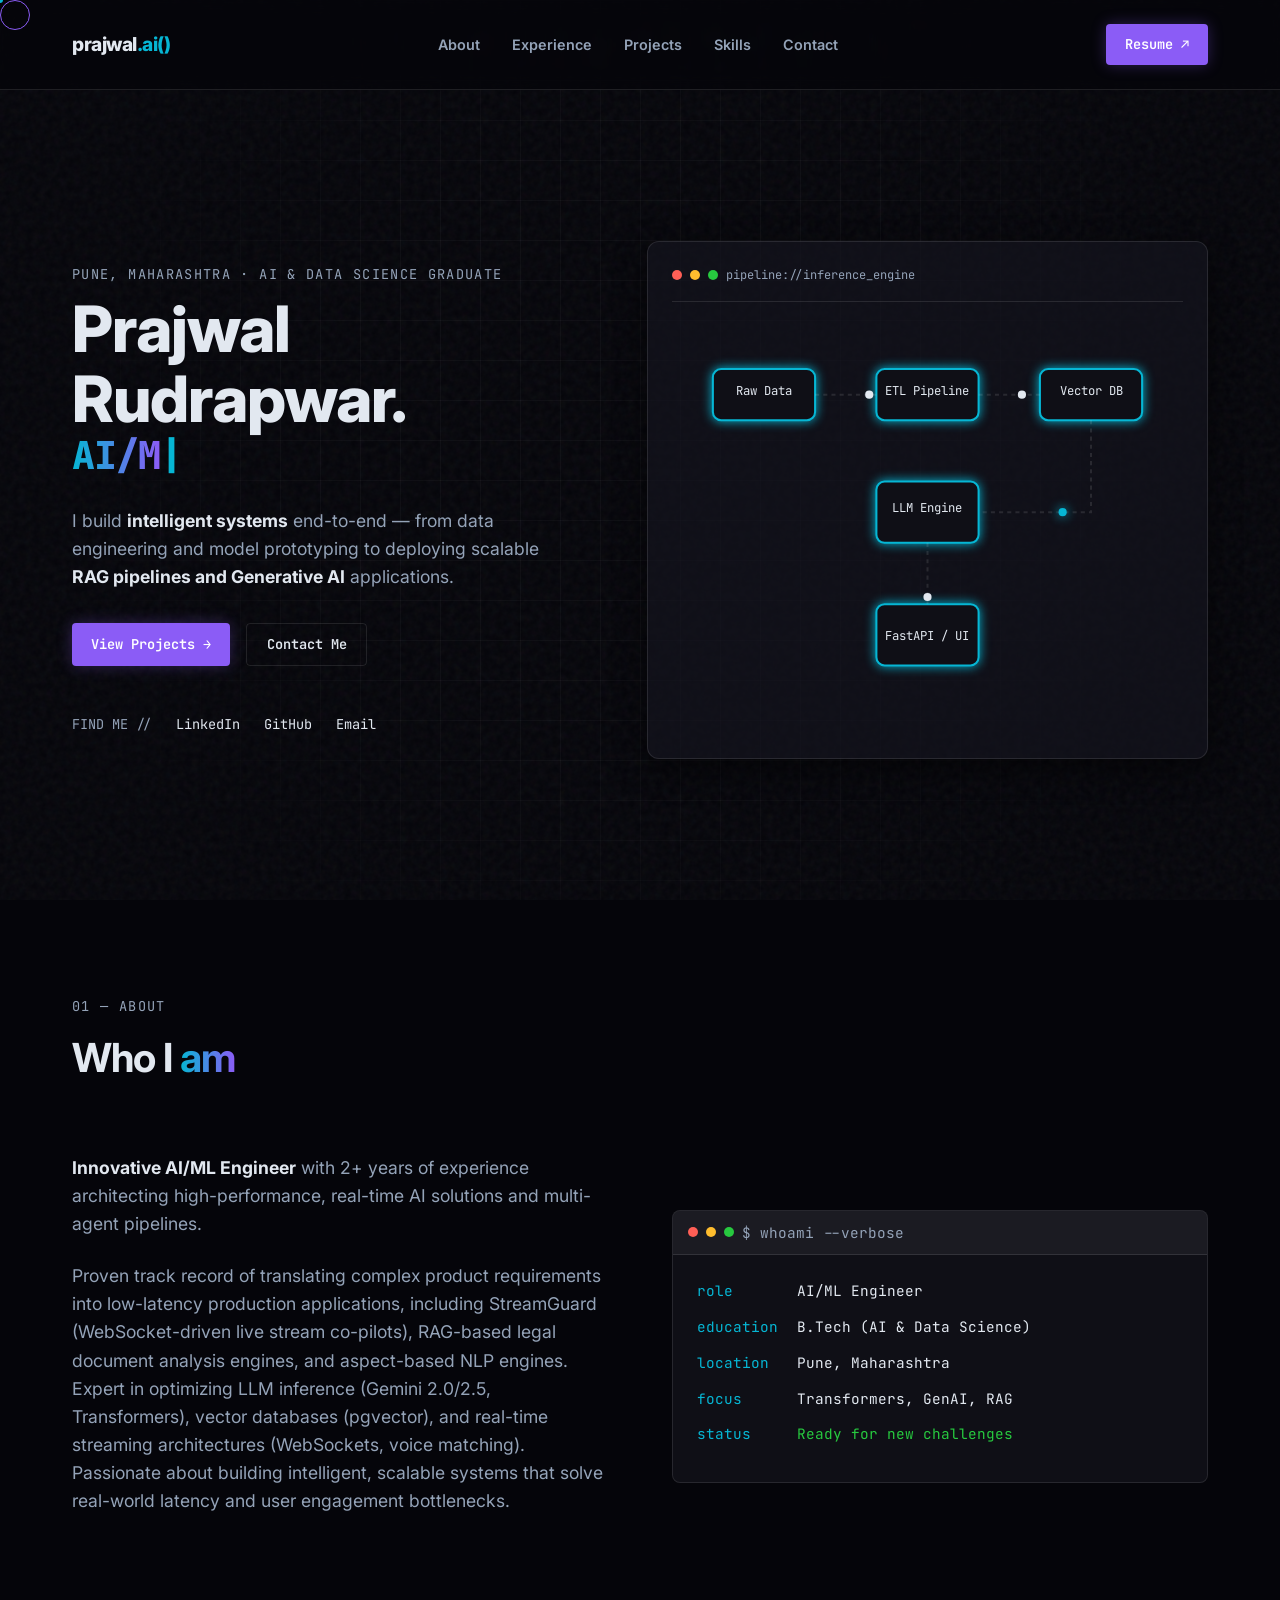
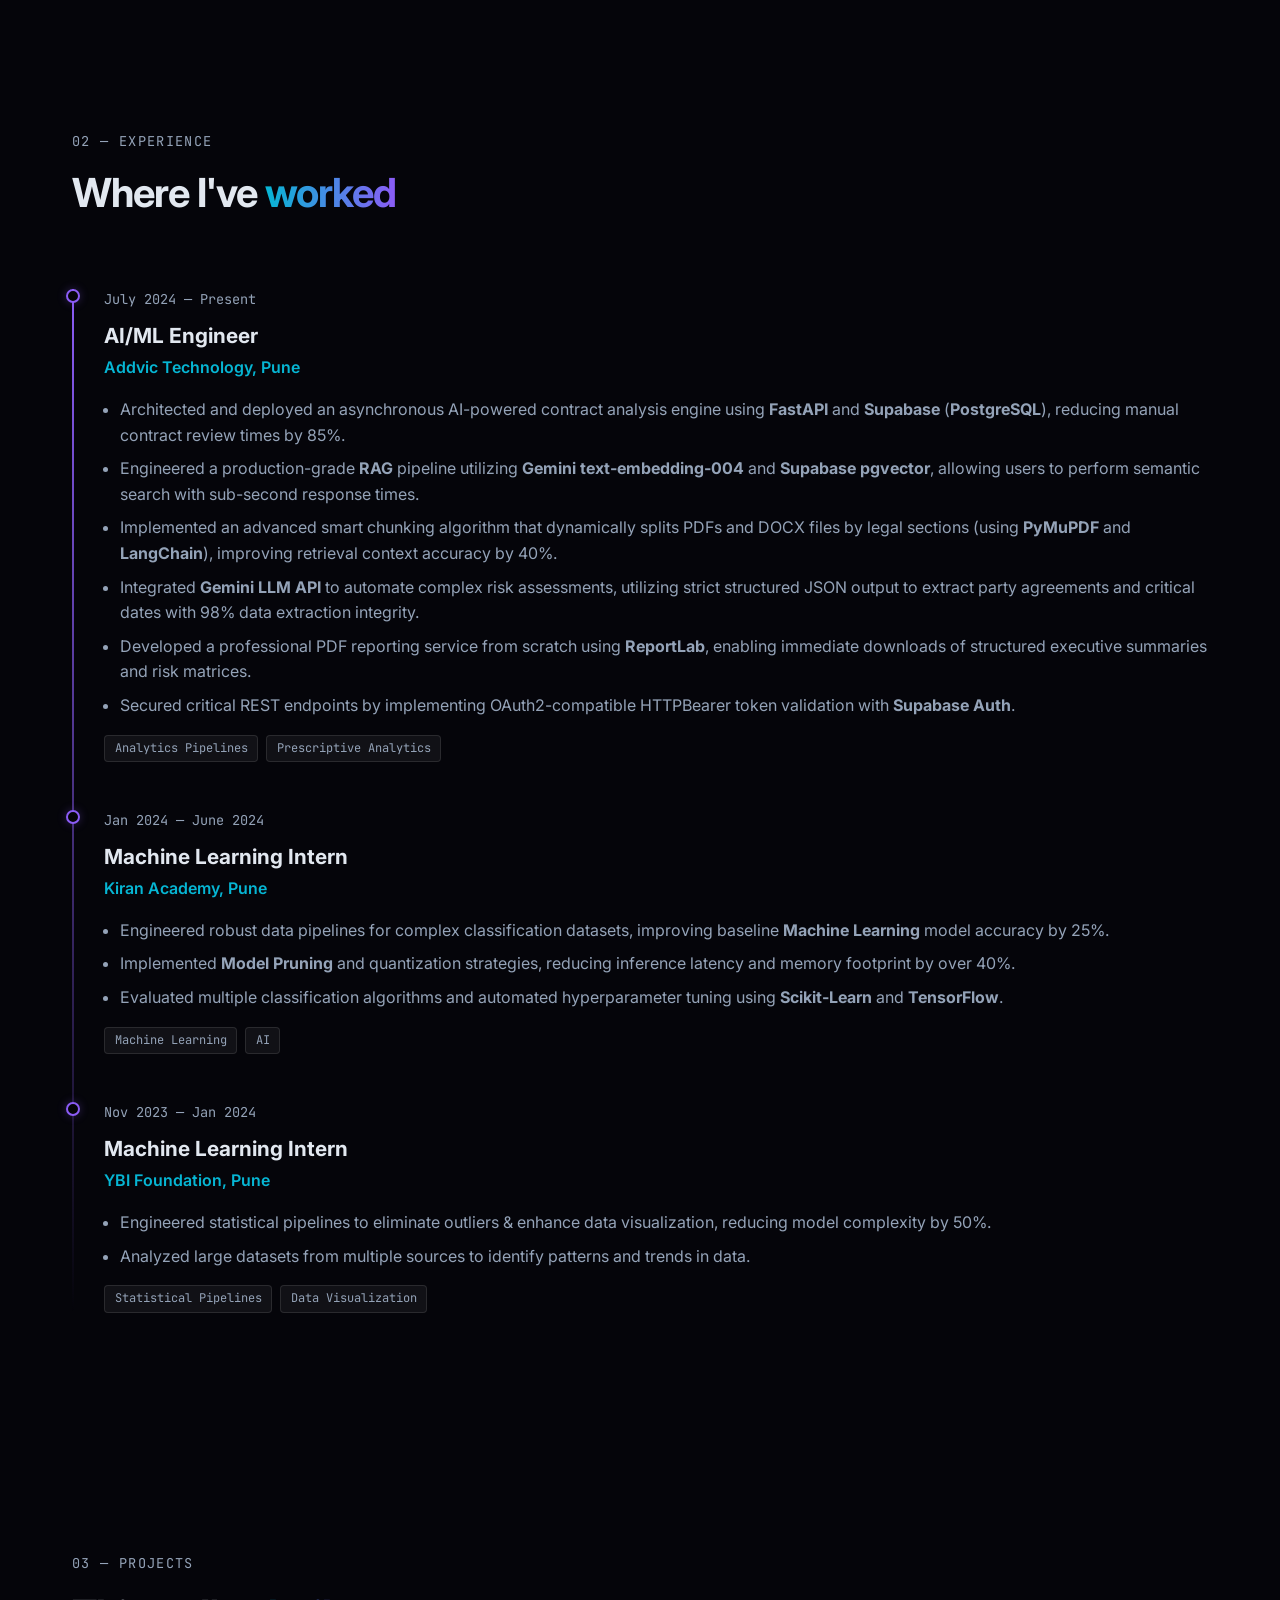
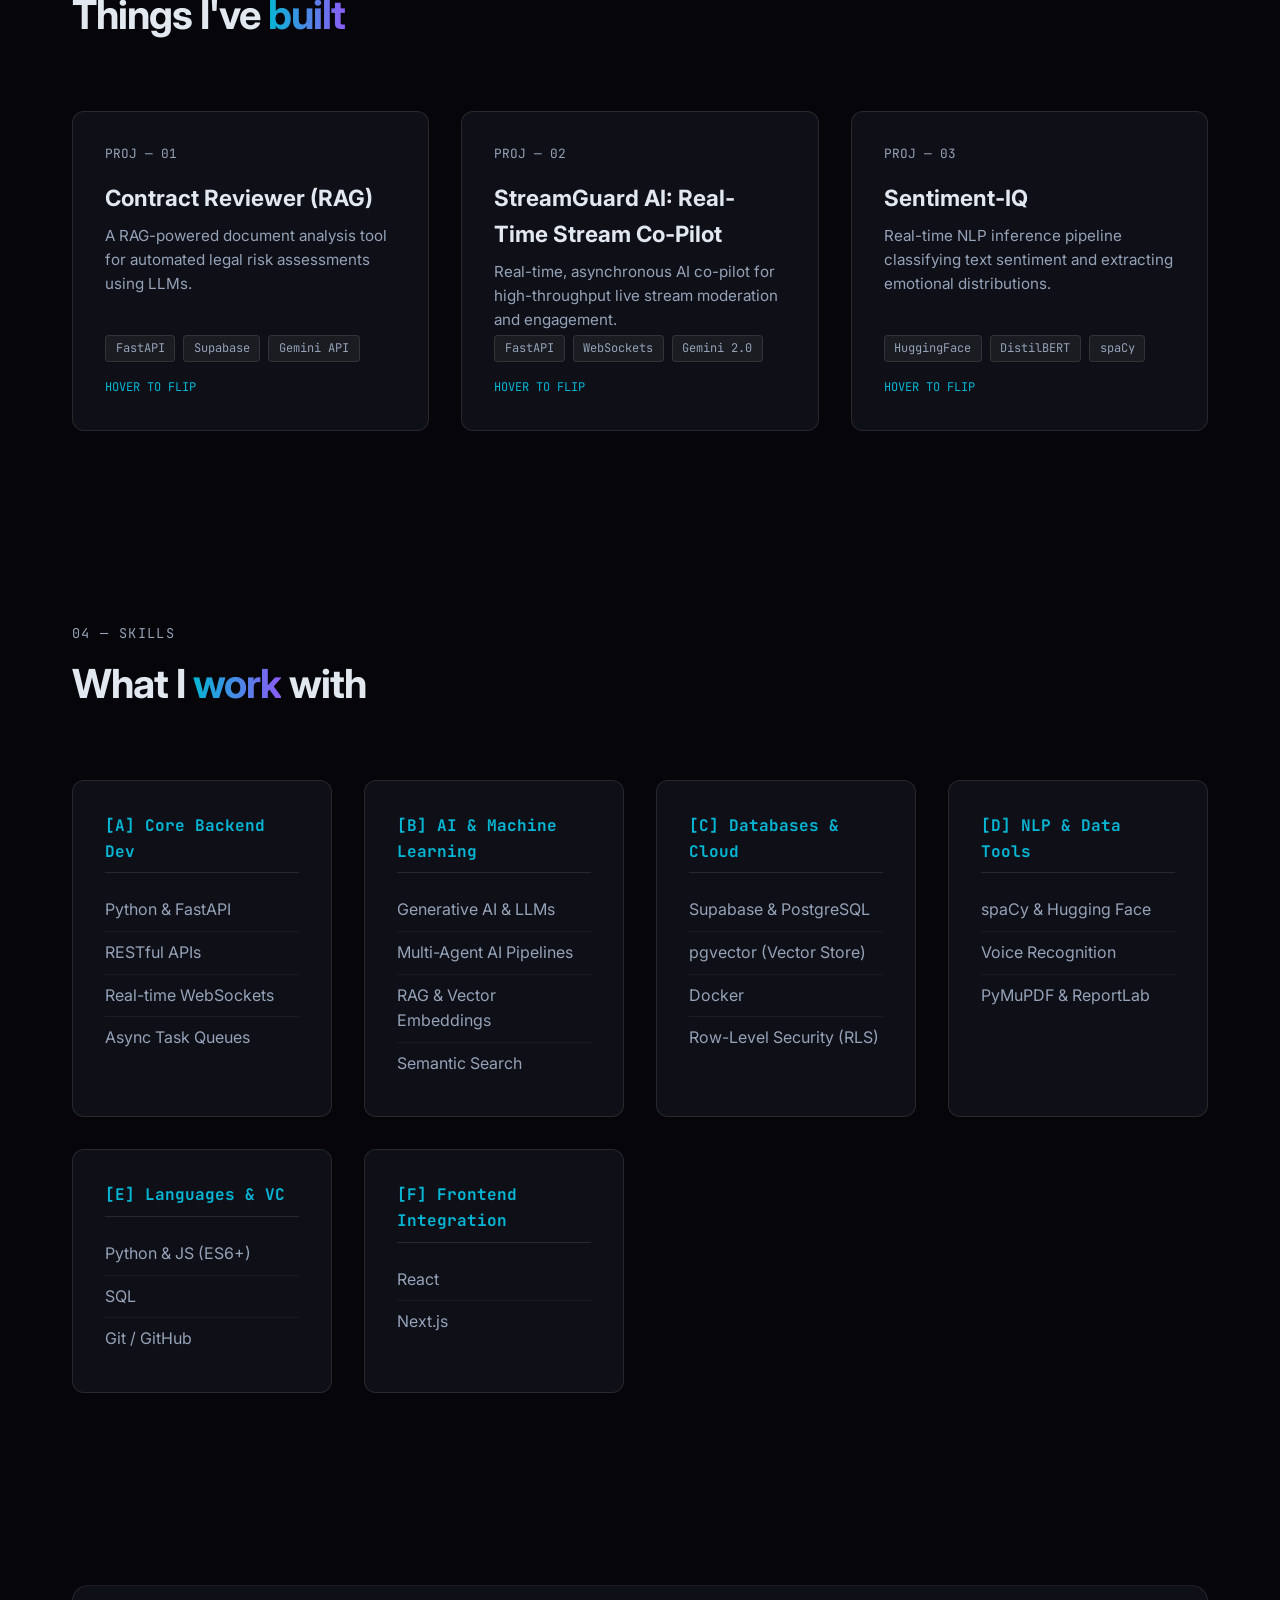
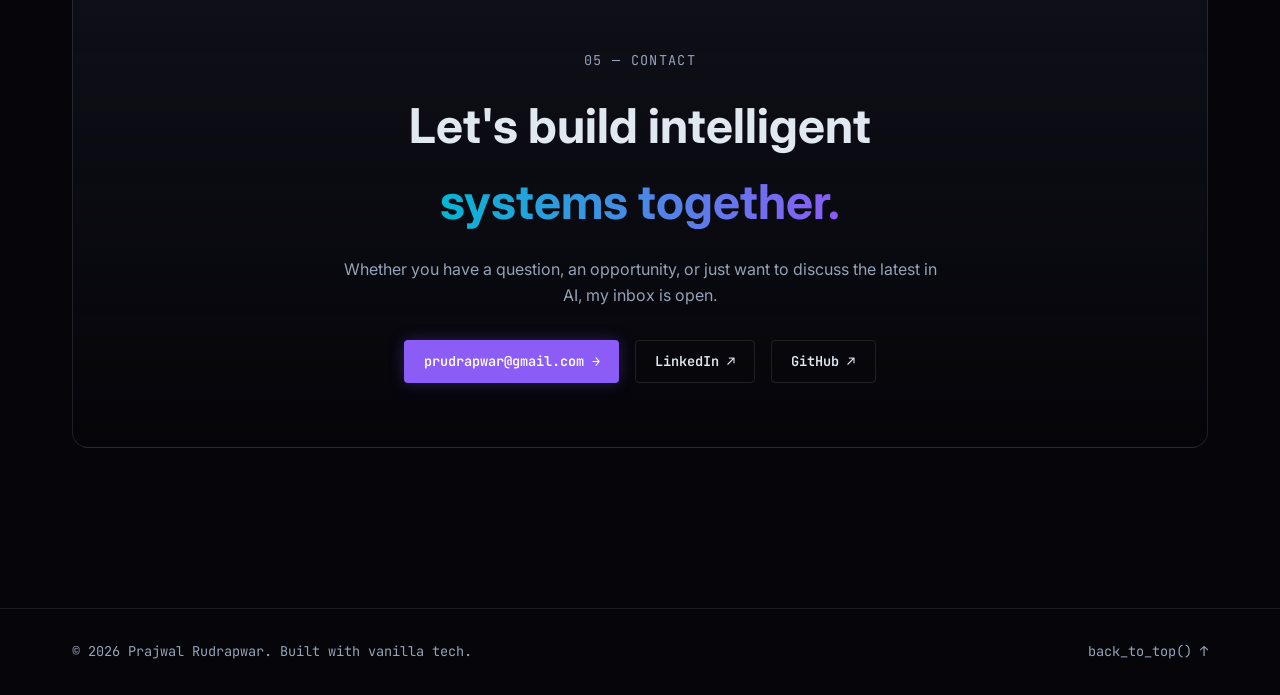
<file: index.html>
<!DOCTYPE html>
<html lang="en">
<head>
    <meta charset="UTF-8">
    <meta name="viewport" content="width=device-width, initial-scale=1.0">
    <title>Prajwal Rudrapwar - AI & Data Science</title>
    <meta name="description" content="Portfolio of Prajwal Rudrapwar, an AI & Data Science graduate specializing in ML/DL, GenAI, and Computer Vision.">
    
    <!-- Fonts: Inter & JetBrains Mono for a tech vibe -->
    <link rel="preconnect" href="https://fonts.googleapis.com">
    <link rel="preconnect" href="https://fonts.gstatic.com" crossorigin>
    <link href="https://fonts.googleapis.com/css2?family=Inter:wght@300;400;600;800&family=JetBrains+Mono:wght@400;700&display=swap" rel="stylesheet">
    
    <!-- Custom CSS -->
    <link rel="stylesheet" href="style.css">
</head>
<body>

    <!-- Background Effects -->
    <div class="grid-bg"></div>
    <div class="grain-overlay"></div>

    <!-- Custom Cursor -->
    <div class="cursor-dot" id="cursorDot"></div>
    <div class="cursor-ring" id="cursorRing"></div>

    <!-- Navigation -->
    <nav class="navbar">
        <div class="nav-container">
            <a href="#top" class="logo">prajwal<span>.ai()</span></a>
            <div class="nav-links">
                <a href="#about" class="hover-target">About</a>
                <a href="#experience" class="hover-target">Experience</a>
                <a href="#projects" class="hover-target">Projects</a>
                <a href="#skills" class="hover-target">Skills</a>
                <a href="#contact" class="hover-target">Contact</a>
            </div>
            <a href="resume.html" target="_blank" class="btn primary-btn hover-target">Resume ↗</a>
        </div>
    </nav>

    <!-- Hero Section -->
    <header id="top" class="hero-section">
        <div class="hero-content reveal">
            <span class="eyebrow">Pune, Maharashtra · AI & Data Science Graduate</span>
            <h1 class="hero-title">
                <span class="line">Prajwal</span>
                <span class="line">Rudrapwar<span class="accent-color">.</span></span>
                <span class="line type-wrap">
                    <span id="typewriter" class="accent-gradient"></span><span class="cursor">|</span>
                </span>
            </h1>
            <p class="hero-subtitle">
                I build <strong>intelligent systems</strong> end-to-end — from data engineering and model prototyping to deploying scalable <strong>RAG pipelines and Generative AI</strong> applications.
            </p>
            <div class="hero-actions">
                <a href="#projects" class="btn primary-btn hover-target">View Projects →</a>
                <a href="#contact" class="btn ghost-btn hover-target">Contact Me</a>
            </div>
            <div class="hero-socials">
                <span class="social-label">FIND ME //</span>
                <a href="https://www.linkedin.com/in/prajwal-rudrapwar-7233b726a" target="_blank" rel="noopener noreferrer" class="hover-target">LinkedIn</a>
                <a href="https://github.com/prajwalrudra" target="_blank" rel="noopener noreferrer" class="hover-target">GitHub</a>
                <a href="mailto:prudrapwar@gmail.com" class="hover-target">Email</a>
            </div>
        </div>
        
        <!-- Hero ML Schematic SVG -->
        <div class="hero-schematic reveal delay-1">
            <div class="schematic-header">
                <span class="dot red"></span><span class="dot yellow"></span><span class="dot green"></span>
                <span>pipeline://inference_engine</span>
            </div>
            <svg viewBox="0 0 500 400" class="schematic-svg">
                <!-- Data Nodes -->
                <rect x="40" y="50" width="100" height="50" rx="8" class="svg-node" />
                <text x="90" y="75" text-anchor="middle" class="svg-text">Raw Data</text>
                
                <rect x="200" y="50" width="100" height="50" rx="8" class="svg-node" />
                <text x="250" y="75" text-anchor="middle" class="svg-text">ETL Pipeline</text>
                
                <rect x="360" y="50" width="100" height="50" rx="8" class="svg-node" />
                <text x="410" y="75" text-anchor="middle" class="svg-text">Vector DB</text>
                
                <rect x="200" y="160" width="100" height="60" rx="8" class="svg-node" />
                <text x="250" y="190" text-anchor="middle" class="svg-text">LLM Engine</text>
                
                <rect x="200" y="280" width="100" height="60" rx="8" class="svg-node" />
                <text x="250" y="315" text-anchor="middle" class="svg-text">FastAPI / UI</text>

                <!-- Flow Lines -->
                <path d="M140 75 L200 75" class="svg-line" />
                <path d="M300 75 L360 75" class="svg-line" />
                <path d="M410 100 L410 190 L300 190" class="svg-line" />
                <path d="M250 220 L250 280" class="svg-line" />

                <!-- Moving Packets -->
                <circle cx="0" cy="0" r="4" class="svg-packet">
                    <animateMotion dur="2s" repeatCount="indefinite" path="M140 75 L200 75" />
                </circle>
                <circle cx="0" cy="0" r="4" class="svg-packet">
                    <animateMotion dur="2.5s" repeatCount="indefinite" path="M300 75 L360 75" />
                </circle>
                <circle cx="0" cy="0" r="4" class="svg-packet accent-packet">
                    <animateMotion dur="3s" repeatCount="indefinite" path="M410 100 L410 190 L300 190" />
                </circle>
                <circle cx="0" cy="0" r="4" class="svg-packet">
                    <animateMotion dur="2s" repeatCount="indefinite" path="M250 220 L250 280" />
                </circle>
            </svg>
        </div>
    </header>

    <!-- About Section -->
    <section id="about" class="section">
        <div class="container">
            <div class="section-header reveal">
                <span class="eyebrow">01 — About</span>
                <h2 class="section-title">Who I <span class="accent-gradient">am</span></h2>
            </div>
            
            <div class="about-grid">
                <div class="about-text reveal">
                    <p><strong>Innovative AI/ML Engineer</strong> with 2+ years of experience architecting high-performance, real-time AI solutions and multi-agent pipelines.</p>
                    <p>Proven track record of translating complex product requirements into low-latency production applications, including StreamGuard (WebSocket-driven live stream co-pilots), RAG-based legal document analysis engines, and aspect-based NLP engines. Expert in optimizing LLM inference (Gemini 2.0/2.5, Transformers), vector databases (pgvector), and real-time streaming architectures (WebSockets, voice matching). Passionate about building intelligent, scalable systems that solve real-world latency and user engagement bottlenecks.</p>
                </div>
                
                <div class="terminal-box reveal delay-1">
                    <div class="terminal-header">
                        <span class="dot red"></span><span class="dot yellow"></span><span class="dot green"></span>
                        <span>$ whoami --verbose</span>
                    </div>
                    <div class="terminal-content">
                        <div class="term-row"><span class="term-key">role</span><span class="term-val">AI/ML Engineer</span></div>
                        <div class="term-row"><span class="term-key">education</span><span class="term-val">B.Tech (AI & Data Science)</span></div>
                        <div class="term-row"><span class="term-key">location</span><span class="term-val">Pune, Maharashtra</span></div>
                        <div class="term-row"><span class="term-key">focus</span><span class="term-val">Transformers, GenAI, RAG</span></div>
                        <div class="term-row"><span class="term-key">status</span><span class="term-val success">Ready for new challenges</span></div>
                    </div>
                </div>
            </div>
        </div>
    </section>

    <!-- Experience Section -->
    <section id="experience" class="section">
        <div class="container">
            <div class="section-header reveal">
                <span class="eyebrow">02 — Experience</span>
                <h2 class="section-title">Where I've <span class="accent-gradient">worked</span></h2>
            </div>

            <div class="timeline">
                <div class="timeline-line"></div>
                
                <div class="timeline-item reveal">
                    <div class="timeline-node"></div>
                    <div class="timeline-meta">July 2024 — Present</div>
                    <h3 class="timeline-role">AI/ML Engineer</h3>
                    <div class="timeline-company">Addvic Technology, Pune</div>
                    <ul class="timeline-desc">
                        <li>Architected and deployed an asynchronous AI-powered contract analysis engine using <strong>FastAPI</strong> and <strong>Supabase</strong> (<strong>PostgreSQL</strong>), reducing manual contract review times by 85%.</li>
                        <li>Engineered a production-grade <strong>RAG</strong> pipeline utilizing <strong>Gemini text-embedding-004</strong> and <strong>Supabase pgvector</strong>, allowing users to perform semantic search with sub-second response times.</li>
                        <li>Implemented an advanced smart chunking algorithm that dynamically splits PDFs and DOCX files by legal sections (using <strong>PyMuPDF</strong> and <strong>LangChain</strong>), improving retrieval context accuracy by 40%.</li>
                        <li>Integrated <strong>Gemini LLM API</strong> to automate complex risk assessments, utilizing strict structured JSON output to extract party agreements and critical dates with 98% data extraction integrity.</li>
                        <li>Developed a professional PDF reporting service from scratch using <strong>ReportLab</strong>, enabling immediate downloads of structured executive summaries and risk matrices.</li>
                        <li>Secured critical REST endpoints by implementing OAuth2-compatible HTTPBearer token validation with <strong>Supabase Auth</strong>.</li>
                    </ul>
                    <div class="tags">
                        <span class="tag">Analytics Pipelines</span>
                        <span class="tag">Prescriptive Analytics</span>
                    </div>
                </div>

                <div class="timeline-item reveal">
                    <div class="timeline-node"></div>
                    <div class="timeline-meta">Jan 2024 — June 2024</div>
                    <h3 class="timeline-role">Machine Learning Intern</h3>
                    <div class="timeline-company">Kiran Academy, Pune</div>
                    <ul class="timeline-desc">
                        <li>Engineered robust data pipelines for complex classification datasets, improving baseline <strong>Machine Learning</strong> model accuracy by 25%.</li>
                        <li>Implemented <strong>Model Pruning</strong> and quantization strategies, reducing inference latency and memory footprint by over 40%.</li>
                        <li>Evaluated multiple classification algorithms and automated hyperparameter tuning using <strong>Scikit-Learn</strong> and <strong>TensorFlow</strong>.</li>
                    </ul>
                    <div class="tags">
                        <span class="tag">Machine Learning</span>
                        <span class="tag">AI</span>
                    </div>
                </div>

                <div class="timeline-item reveal">
                    <div class="timeline-node"></div>
                    <div class="timeline-meta">Nov 2023 — Jan 2024</div>
                    <h3 class="timeline-role">Machine Learning Intern</h3>
                    <div class="timeline-company">YBI Foundation, Pune</div>
                    <ul class="timeline-desc">
                        <li>Engineered statistical pipelines to eliminate outliers & enhance data visualization, reducing model complexity by 50%.</li>
                        <li>Analyzed large datasets from multiple sources to identify patterns and trends in data.</li>
                    </ul>
                    <div class="tags">
                        <span class="tag">Statistical Pipelines</span>
                        <span class="tag">Data Visualization</span>
                    </div>
                </div>
            </div>
        </div>
    </section>

    <!-- Projects Section -->
    <section id="projects" class="section">
        <div class="container">
            <div class="section-header reveal">
                <span class="eyebrow">03 — Projects</span>
                <h2 class="section-title">Things I've <span class="accent-gradient">built</span></h2>
            </div>

            <div class="projects-grid">
                
                <!-- Project 1 -->
                <div class="flip-card reveal hover-target">
                    <div class="flip-inner">
                        <div class="flip-front">
                            <span class="project-id">PROJ — 01</span>
                            <h3 class="project-title">Contract Reviewer (RAG)</h3>
                            <p class="project-summary">A RAG-powered document analysis tool for automated legal risk assessments using LLMs.</p>
                            <div class="tags">
                                <span class="tag">FastAPI</span>
                                <span class="tag">Supabase</span>
                                <span class="tag">Gemini API</span>
                            </div>
                            <span class="flip-hint">Hover to flip</span>
                        </div>
                        <div class="flip-back">
                            <h4 class="back-title">// Under the hood</h4>
                            <ul class="back-list">
                                <li>Scalable backend handling secure storage and JWT auth.</li>
                                <li>System prompts designed for Gemini 2.5-flash-lite.</li>
                                <li>Dynamic PDF reporting engine using ReportLab.</li>
                            </ul>
                            <a href="https://github.com/prajwalrudra/ai-contract-reviewer-blueprint" target="_blank" class="btn ghost-btn hover-target" style="margin-top: 1rem; font-size: 0.75rem; padding: 0.4rem 0.8rem;">View on GitHub ↗</a>
                        </div>
                    </div>
                </div>

                <!-- Project 2 -->
                <div class="flip-card reveal delay-1 hover-target">
                    <div class="flip-inner">
                        <div class="flip-front">
                            <span class="project-id">PROJ — 02</span>
                            <h3 class="project-title">StreamGuard AI: Real-Time Stream Co-Pilot</h3>
                            <p class="project-summary">Real-time, asynchronous AI co-pilot for high-throughput live stream moderation and engagement.</p>
                            <div class="tags">
                                <span class="tag">FastAPI</span>
                                <span class="tag">WebSockets</span>
                                <span class="tag">Gemini 2.0</span>
                            </div>
                            <span class="flip-hint">Hover to flip</span>
                        </div>
                        <div class="flip-back">
                            <h4 class="back-title">// Under the hood</h4>
                            <ul class="back-list" style="font-size: 0.8rem; overflow-y: auto;">
                                <li style="margin-bottom: 5px;">Architected a real-time, asynchronous backend using FastAPI and WebSockets, establishing a sub-second communication layer capable of handling high-throughput live stream chat data.</li>
                                <li style="margin-bottom: 5px;">Engineered a Multi-Agent AI Pipeline (Moderation, Sentiment, Revenue, and Response generation) powered by Google Gemini 2.0 Flash, consolidating operations into a single optimized LLM call.</li>
                                <li style="margin-bottom: 5px;">Developed an Intelligent Priority Queue algorithm and Voice Matching Engine to dynamically filter, sort, and auto-advance "super chats" based on sentiment and revenue impact.</li>
                            </ul>
                            <a href="https://github.com/prajwalrudra" target="_blank" class="btn ghost-btn hover-target" style="margin-top: 1rem; font-size: 0.75rem; padding: 0.4rem 0.8rem;">View on GitHub ↗</a>
                        </div>
                    </div>
                </div>

                <!-- Project 3 -->
                <div class="flip-card reveal delay-2 hover-target">
                    <div class="flip-inner">
                        <div class="flip-front">
                            <span class="project-id">PROJ — 03</span>
                            <h3 class="project-title">Sentiment-IQ</h3>
                            <p class="project-summary">Real-time NLP inference pipeline classifying text sentiment and extracting emotional distributions.</p>
                            <div class="tags">
                                <span class="tag">HuggingFace</span>
                                <span class="tag">DistilBERT</span>
                                <span class="tag">spaCy</span>
                            </div>
                            <span class="flip-hint">Hover to flip</span>
                        </div>
                        <div class="flip-back">
                            <h4 class="back-title">// Under the hood</h4>
                            <ul class="back-list" style="font-size: 0.8rem; overflow-y: auto;">
                                <li style="margin-bottom: 5px;">Engineered a real-time NLP inference pipeline using FastAPI and HuggingFace Transformers, classifying sentiment with millisecond latency.</li>
                                <li style="margin-bottom: 5px;">Built an aspect-based sentiment analysis engine using spaCy to dynamically detect product features from unstructured reviews.</li>
                            </ul>
                            <a href="https://github.com/prajwalrudra/Sentiment-IQ" target="_blank" class="btn ghost-btn hover-target" style="margin-top: 1rem; font-size: 0.75rem; padding: 0.4rem 0.8rem;">View on GitHub ↗</a>
                        </div>
                    </div>
                </div>

            </div>
        </div>
    </section>

    <!-- Skills Section -->
    <section id="skills" class="section">
        <div class="container">
            <div class="section-header reveal">
                <span class="eyebrow">04 — Skills</span>
                <h2 class="section-title">What I <span class="accent-gradient">work</span> with</h2>
            </div>
            
            <div class="skills-grid">
                <div class="skill-category reveal">
                    <h4>[A] Core Backend Dev</h4>
                    <ul class="skill-list">
                        <li>Python & FastAPI</li>
                        <li>RESTful APIs</li>
                        <li>Real-time WebSockets</li>
                        <li>Async Task Queues</li>
                    </ul>
                </div>
                <div class="skill-category reveal delay-1">
                    <h4>[B] AI & Machine Learning</h4>
                    <ul class="skill-list">
                        <li>Generative AI & LLMs</li>
                        <li>Multi-Agent AI Pipelines</li>
                        <li>RAG & Vector Embeddings</li>
                        <li>Semantic Search</li>
                    </ul>
                </div>
                <div class="skill-category reveal delay-2">
                    <h4>[C] Databases & Cloud</h4>
                    <ul class="skill-list">
                        <li>Supabase & PostgreSQL</li>
                        <li>pgvector (Vector Store)</li>
                        <li>Docker</li>
                        <li>Row-Level Security (RLS)</li>
                    </ul>
                </div>
                <div class="skill-category reveal delay-3">
                    <h4>[D] NLP & Data Tools</h4>
                    <ul class="skill-list">
                        <li>spaCy & Hugging Face</li>
                        <li>Voice Recognition</li>
                        <li>PyMuPDF & ReportLab</li>
                    </ul>
                </div>
                <div class="skill-category reveal delay-1">
                    <h4>[E] Languages & VC</h4>
                    <ul class="skill-list">
                        <li>Python & JS (ES6+)</li>
                        <li>SQL</li>
                        <li>Git / GitHub</li>
                    </ul>
                </div>
                <div class="skill-category reveal delay-2">
                    <h4>[F] Frontend Integration</h4>
                    <ul class="skill-list">
                        <li>React</li>
                        <li>Next.js</li>
                    </ul>
                </div>
            </div>
        </div>
    </section>

    <!-- Contact Section -->
    <section id="contact" class="section">
        <div class="container">
            <div class="contact-box reveal">
                <span class="eyebrow">05 — Contact</span>
                <h2 class="contact-title">Let's build intelligent<br><span class="accent-gradient">systems together.</span></h2>
                <p class="contact-desc">Whether you have a question, an opportunity, or just want to discuss the latest in AI, my inbox is open.</p>
                
                <div class="contact-actions">
                    <a href="mailto:prudrapwar@gmail.com" class="btn primary-btn hover-target">prudrapwar@gmail.com →</a>
                    <a href="https://www.linkedin.com/in/prajwal-rudrapwar-7233b726a" target="_blank" rel="noopener noreferrer" class="btn ghost-btn hover-target">LinkedIn ↗</a>
                    <a href="https://github.com/prajwalrudra" target="_blank" rel="noopener noreferrer" class="btn ghost-btn hover-target">GitHub ↗</a>
                </div>
            </div>
        </div>
    </section>

    <!-- Footer -->
    <footer>
        <div class="container footer-content">
            <p>&copy; 2026 Prajwal Rudrapwar. Built with vanilla tech.</p>
            <a href="#top" class="hover-target">back_to_top() ↑</a>
        </div>
    </footer>

    <script src="script.js"></script>
</body>
</html>
</file>
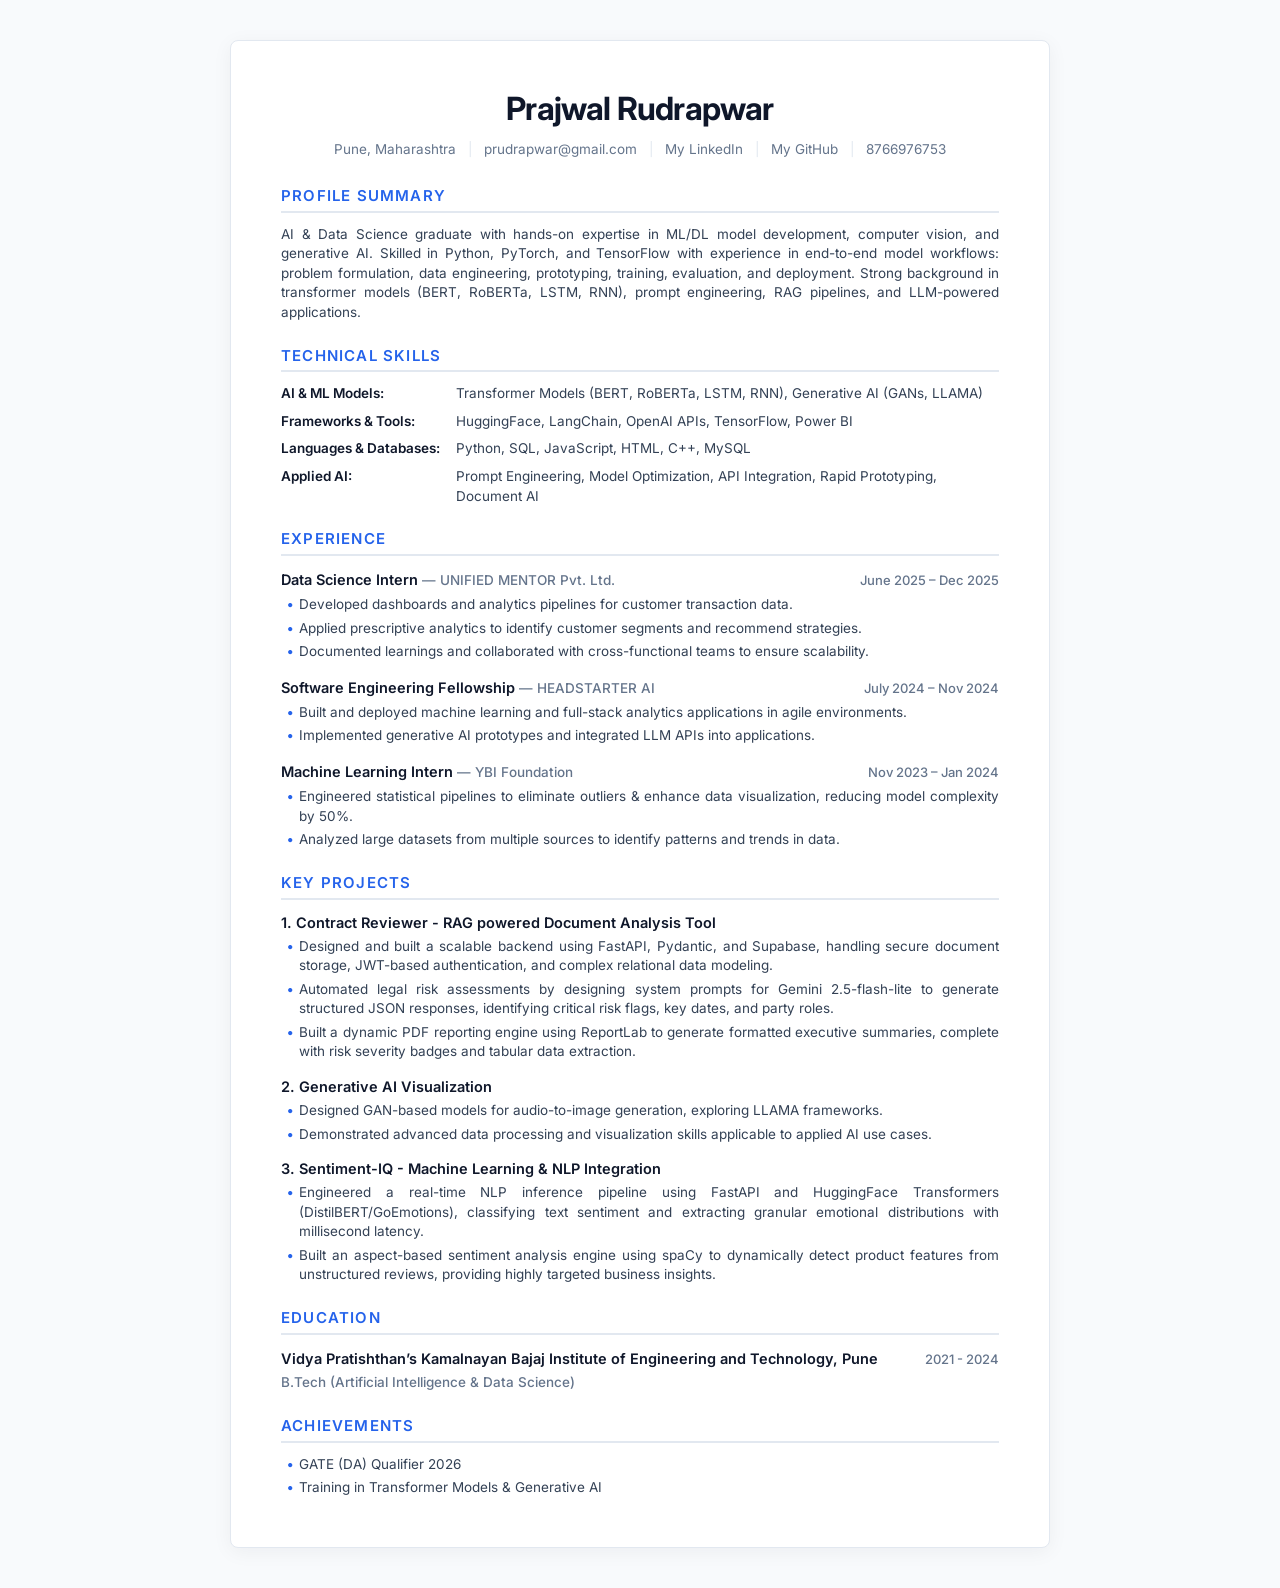
<file: resume.html>
<!DOCTYPE html>
<html lang="en">
<head>
  <meta charset="UTF-8">
  <meta name="viewport" content="width=device-width, initial-scale=1.0">
  <title>Prajwal Rudrapwar - Resume</title>
  <!-- Modern Premium Typography -->
  <link rel="preconnect" href="https://fonts.googleapis.com">
  <link rel="preconnect" href="https://fonts.gstatic.com" crossorigin>
  <link href="https://fonts.googleapis.com/css2?family=Inter:wght@300;400;500;600;700&display=swap" rel="stylesheet">
  
  <style>
    :root {
      --primary: #0f172a; /* Slate 900 */
      --accent: #2563eb;  /* Blue 600 */
      --text: #334155;    /* Slate 700 */
      --text-light: #64748b; /* Slate 500 */
      --border: #e2e8f0;  /* Slate 200 */
    }

    * {
      box-sizing: border-box;
      margin: 0;
      padding: 0;
    }

    body {
      font-family: 'Inter', system-ui, -apple-system, sans-serif;
      color: var(--text);
      line-height: 1.45;
      background-color: #f8fafc;
      padding: 40px 20px;
    }

    .resume-container {
      max-width: 820px;
      margin: 0 auto;
      background: #ffffff;
      padding: 45px 50px;
      box-shadow: 0 4px 20px rgba(15, 23, 42, 0.05);
      border-radius: 8px;
      border: 1px solid var(--border);
    }

    /* Header Styles */
    header {
      text-align: center;
      margin-bottom: 25px;
    }

    h1 {
      font-size: 32px;
      font-weight: 700;
      color: var(--primary);
      letter-spacing: -0.025em;
      margin-bottom: 8px;
    }

    .contact-info {
      display: flex;
      justify-content: center;
      flex-wrap: wrap;
      gap: 12px;
      font-size: 13.5px;
      color: var(--text-light);
    }

    .contact-info a {
      color: var(--text-light);
      text-decoration: none;
      transition: color 0.2s ease;
    }

    .contact-info a:hover {
      color: var(--accent);
    }

    .separator {
      color: var(--border);
    }

    /* Section Styles */
    section {
      margin-bottom: 22px;
    }

    section:last-of-type {
      margin-bottom: 0;
    }

    h2 {
      font-size: 15px;
      font-weight: 600;
      color: var(--accent);
      text-transform: uppercase;
      letter-spacing: 0.08em;
      border-bottom: 2px solid var(--border);
      padding-bottom: 4px;
      margin-bottom: 12px;
    }

    /* Profile Summary */
    .summary-text {
      font-size: 13.5px;
      text-align: justify;
      color: var(--text);
    }

    /* Education & Experience Items */
    .item-header {
      display: flex;
      justify-content: space-between;
      align-items: baseline;
      margin-bottom: 4px;
    }

    .item-title {
      font-size: 14.5px;
      font-weight: 600;
      color: var(--primary);
    }

    .item-meta {
      font-size: 13.5px;
      font-weight: 500;
      color: var(--text-light);
    }

    .item-date {
      font-size: 13px;
      font-weight: 500;
      color: var(--text-light);
      white-space: nowrap;
    }

    .experience-block {
      margin-bottom: 14px;
    }

    .experience-block:last-child {
      margin-bottom: 0;
    }

    /* Lists */
    ul {
      list-style-type: none;
      padding-left: 0;
    }

    li {
      font-size: 13.5px;
      position: relative;
      padding-left: 18px;
      margin-bottom: 4px;
      text-align: justify;
    }

    li::before {
      content: "•";
      position: absolute;
      left: 6px;
      color: var(--accent);
      font-weight: bold;
    }

    li:last-child {
      margin-bottom: 0;
    }

    /* Technical Skills Grid */
    .skills-container {
      display: grid;
      grid-template-columns: auto 1fr;
      gap: 8px 16px;
      font-size: 13.5px;
    }

    .skill-category {
      font-weight: 600;
      color: var(--primary);
      white-space: nowrap;
    }

    .skill-list {
      color: var(--text);
    }

    /* Projects Section */
    .project-block {
      margin-bottom: 14px;
    }

    .project-block:last-child {
      margin-bottom: 0;
    }

    .project-title {
      font-size: 14.5px;
      font-weight: 600;
      color: var(--primary);
      margin-bottom: 4px;
    }

    /* Achievements */
    .achievements-list li {
      margin-bottom: 4px;
    }

    /* Print Styles Optimization */
    @media print {
      body {
        background-color: #ffffff;
        padding: 15mm; /* Apply margin here instead of @page to hide browser headers */
      }

      .resume-container {
        box-shadow: none;
        padding: 0;
        border: none;
        max-width: 100%;
      }

      h1 {
        font-size: 28px;
      }

      h2 {
        font-size: 13px;
        margin-bottom: 8px;
      }

      .summary-text, li, .skills-container, .contact-info {
        font-size: 12px;
      }

      .item-title, .project-title {
        font-size: 13px;
      }

      .item-meta, .item-date {
        font-size: 12px;
      }

      section {
        margin-bottom: 16px;
      }

      .experience-block, .project-block {
        margin-bottom: 10px;
        page-break-inside: avoid;
      }

      @page {
        size: letter;
        margin: 0; /* Setting margin to 0 hides the browser header and footer */
      }
    }
  </style>
</head>
<body>

  <div class="resume-container">
    
    <header>
      <h1>Prajwal Rudrapwar</h1>
      <div class="contact-info">
        <span>Pune, Maharashtra</span>
        <span class="separator">|</span>
        <span><a href="mailto:prudrapwar@gmail.com">prudrapwar@gmail.com</a></span>
        <span class="separator">|</span>
        <span><a href="https://linkedin.com/in/prajwal-rudrapwar-7233b726a" target="_blank">My LinkedIn</a></span>
        <span class="separator">|</span>
        <span><a href="https://github.com/prajwalrudra" target="_blank">My GitHub</a></span>
        <span class="separator">|</span>
        <span>8766976753</span>
      </div>
    </header>

    <section id="summary">
      <h2>Profile Summary</h2>
      <p class="summary-text">
        AI & Data Science graduate with hands-on expertise in ML/DL model development, computer vision, and generative AI. Skilled in Python, PyTorch, and TensorFlow with experience in end-to-end model workflows: problem formulation, data engineering, prototyping, training, evaluation, and deployment. Strong background in transformer models (BERT, RoBERTa, LSTM, RNN), prompt engineering, RAG pipelines, and LLM-powered applications.
      </p>
    </section>

    <section id="skills">
      <h2>Technical Skills</h2>
      <div class="skills-container">
        <span class="skill-category">AI & ML Models:</span>
        <span class="skill-list">Transformer Models (BERT, RoBERTa, LSTM, RNN), Generative AI (GANs, LLAMA)</span>
        
        <span class="skill-category">Frameworks & Tools:</span>
        <span class="skill-list">HuggingFace, LangChain, OpenAI APIs, TensorFlow, Power BI</span>
        
        <span class="skill-category">Languages & Databases:</span>
        <span class="skill-list">Python, SQL, JavaScript, HTML, C++, MySQL</span>
        
        <span class="skill-category">Applied AI:</span>
        <span class="skill-list">Prompt Engineering, Model Optimization, API Integration, Rapid Prototyping, Document AI</span>
      </div>
    </section>

    <section id="experience">
      <h2>Experience</h2>

      <div class="experience-block">
        <div class="item-header">
          <div>
            <span class="item-title">Data Science Intern</span>
            <span class="item-meta">— UNIFIED MENTOR Pvt. Ltd.</span>
          </div>
          <span class="item-date">June 2025 – Dec 2025</span>
        </div>
        <ul>
          <li>Developed dashboards and analytics pipelines for customer transaction data.</li>
          <li>Applied prescriptive analytics to identify customer segments and recommend strategies.</li>
          <li>Documented learnings and collaborated with cross-functional teams to ensure scalability.</li>
        </ul>
      </div>

      <div class="experience-block">
        <div class="item-header">
          <div>
            <span class="item-title">Software Engineering Fellowship</span>
            <span class="item-meta">— HEADSTARTER AI</span>
          </div>
          <span class="item-date">July 2024 – Nov 2024</span>
        </div>
        <ul>
          <li>Built and deployed machine learning and full-stack analytics applications in agile environments.</li>
          <li>Implemented generative AI prototypes and integrated LLM APIs into applications.</li>
        </ul>
      </div>

      <div class="experience-block">
        <div class="item-header">
          <div>
            <span class="item-title">Machine Learning Intern</span>
            <span class="item-meta">— YBI Foundation</span>
          </div>
          <span class="item-date">Nov 2023 – Jan 2024</span>
        </div>
        <ul>
          <li>Engineered statistical pipelines to eliminate outliers & enhance data visualization, reducing model complexity by 50%.</li>
          <li>Analyzed large datasets from multiple sources to identify patterns and trends in data.</li>
        </ul>
      </div>
    </section>

    <section id="projects">
      <h2>Key Projects</h2>

      <div class="project-block">
        <div class="project-title">1. Contract Reviewer - RAG powered Document Analysis Tool</div>
        <ul>
          <li>Designed and built a scalable backend using FastAPI, Pydantic, and Supabase, handling secure document storage, JWT-based authentication, and complex relational data modeling.</li>
          <li>Automated legal risk assessments by designing system prompts for Gemini 2.5-flash-lite to generate structured JSON responses, identifying critical risk flags, key dates, and party roles.</li>
          <li>Built a dynamic PDF reporting engine using ReportLab to generate formatted executive summaries, complete with risk severity badges and tabular data extraction.</li>
        </ul>
      </div>

      <div class="project-block">
        <div class="project-title">2. Generative AI Visualization</div>
        <ul>
          <li>Designed GAN-based models for audio-to-image generation, exploring LLAMA frameworks.</li>
          <li>Demonstrated advanced data processing and visualization skills applicable to applied AI use cases.</li>
        </ul>
      </div>

      <div class="project-block">
        <div class="project-title">3. Sentiment-IQ - Machine Learning & NLP Integration</div>
        <ul>
          <li>Engineered a real-time NLP inference pipeline using FastAPI and HuggingFace Transformers (DistilBERT/GoEmotions), classifying text sentiment and extracting granular emotional distributions with millisecond latency.</li>
          <li>Built an aspect-based sentiment analysis engine using spaCy to dynamically detect product features from unstructured reviews, providing highly targeted business insights.</li>
        </ul>
      </div>
    </section>

    <section id="education">
      <h2>Education</h2>
      <div class="item-header">
        <div>
          <span class="item-title">Vidya Pratishthan’s Kamalnayan Bajaj Institute of Engineering and Technology, Pune</span>
          <br>
          <span class="item-meta">B.Tech (Artificial Intelligence & Data Science)</span>
        </div>
        <span class="item-date">2021 - 2024</span>
      </div>
    </section>

    <section id="achievements">
      <h2>Achievements</h2>
      <ul class="achievements-list">
        <li>GATE (DA) Qualifier 2026</li>
        <li>Training in Transformer Models & Generative AI</li>
      </ul>
    </section>

  </div>

</body>
</html>
</file>
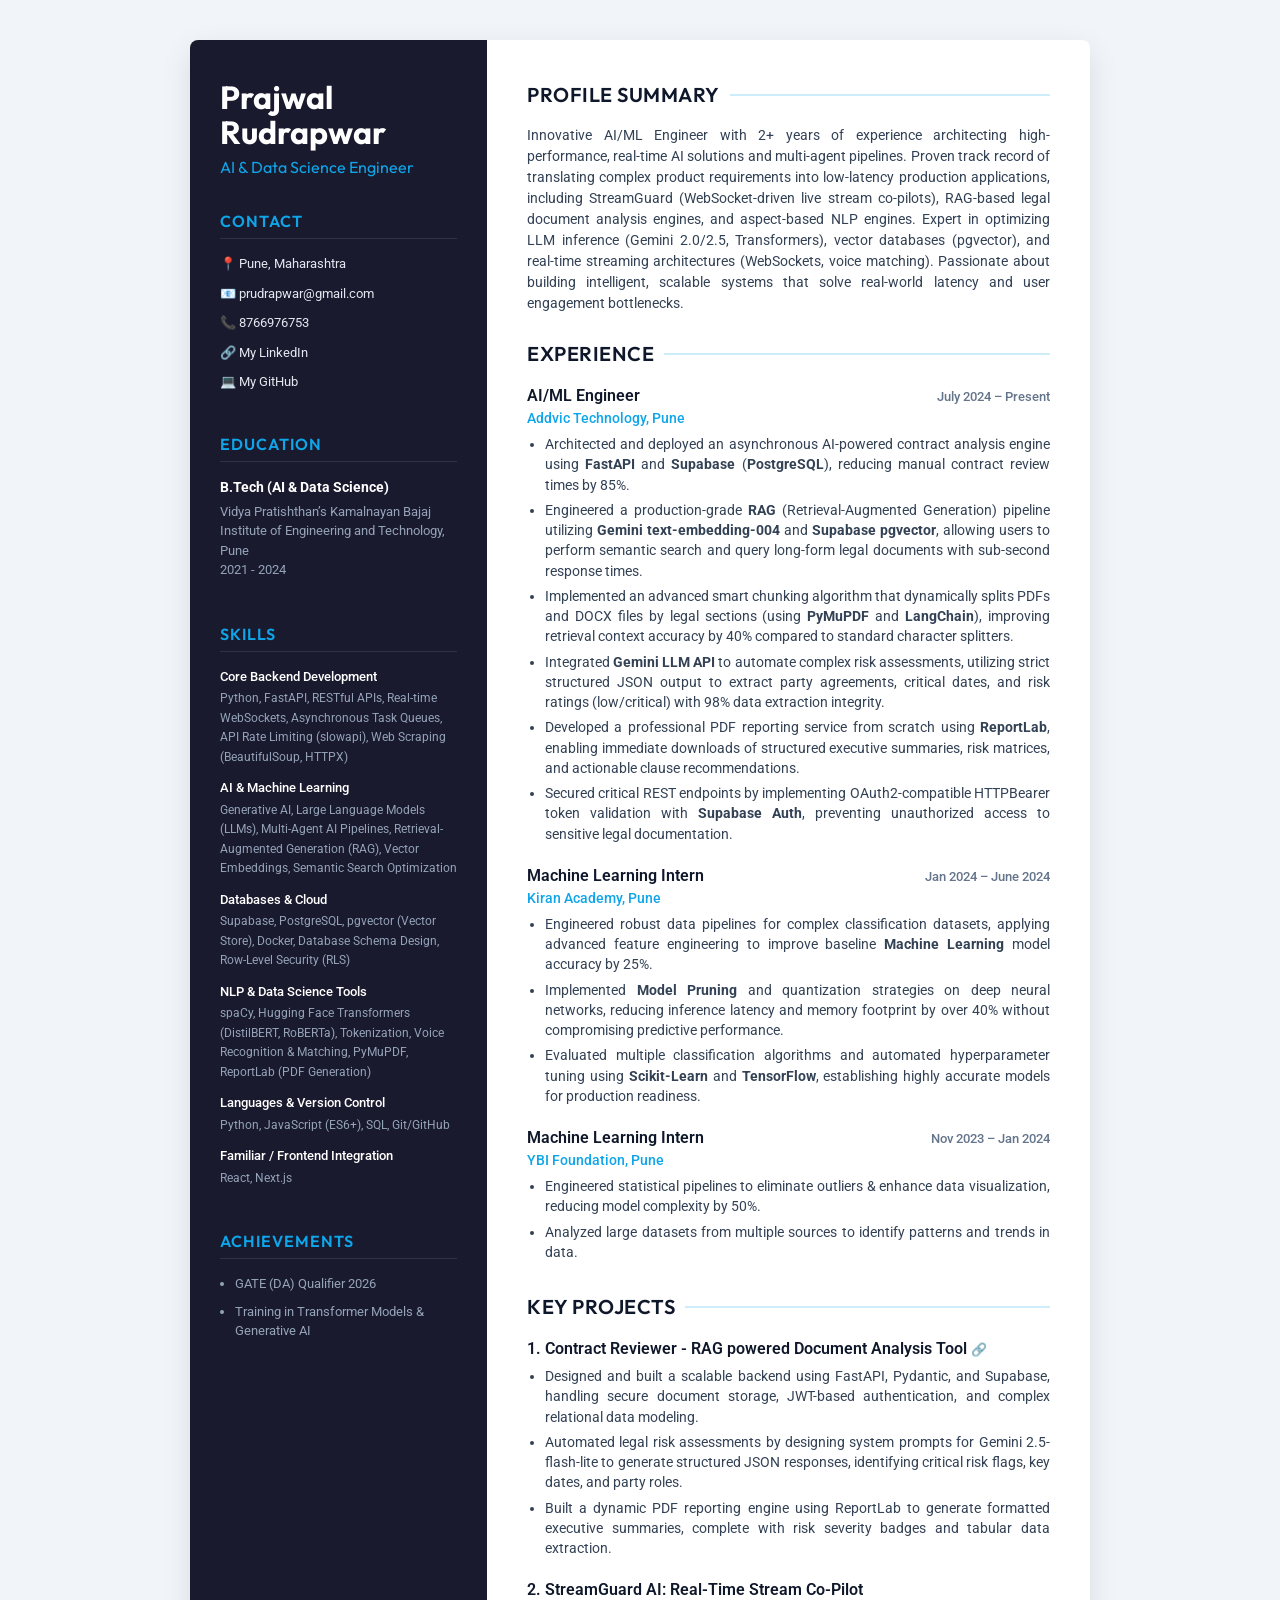
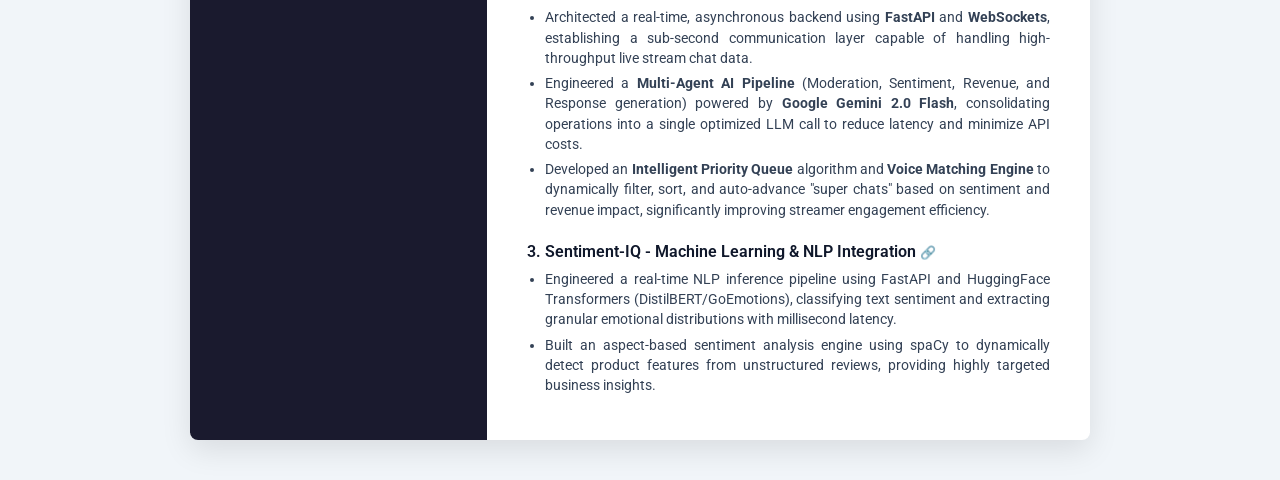
<file: resume2.html>
<!DOCTYPE html>
<html lang="en">
<head>
  <meta charset="UTF-8">
  <meta name="viewport" content="width=device-width, initial-scale=1.0">
  <title>Prajwal Rudrapwar - Resume V2</title>
  <!-- Modern Fonts -->
  <link rel="preconnect" href="https://fonts.googleapis.com">
  <link rel="preconnect" href="https://fonts.gstatic.com" crossorigin>
  <link href="https://fonts.googleapis.com/css2?family=Outfit:wght@300;400;500;600;700&family=Roboto:wght@300;400;500;700&display=swap" rel="stylesheet">
  
  <style>
    :root {
      --sidebar-bg: #1a1a2e; /* Deep dark blue */
      --sidebar-text: #e2e8f0;
      --sidebar-accent: #0ea5e9; /* Light blue accent */
      
      --main-bg: #ffffff;
      --main-text: #334155;
      --main-heading: #0f172a;
      
      --border-light: #e2e8f0;
    }

    * {
      box-sizing: border-box;
      margin: 0;
      padding: 0;
    }

    body {
      font-family: 'Roboto', sans-serif;
      background-color: #f1f5f9;
      color: var(--main-text);
      line-height: 1.5;
      padding: 40px 20px;
    }

    .resume-wrapper {
      max-width: 900px;
      margin: 0 auto;
      background: var(--main-bg);
      display: flex;
      box-shadow: 0 10px 30px rgba(0, 0, 0, 0.1);
      border-radius: 8px;
      overflow: hidden;
      min-height: 1100px; /* Standard A4 proportion approx */
    }

    /* Sidebar Styles (Left Column) */
    .sidebar {
      width: 33%;
      background-color: var(--sidebar-bg);
      color: var(--sidebar-text);
      padding: 40px 30px;
      display: flex;
      flex-direction: column;
      gap: 30px;
    }

    .sidebar h2 {
      font-family: 'Outfit', sans-serif;
      font-size: 16px;
      font-weight: 600;
      color: var(--sidebar-accent);
      text-transform: uppercase;
      letter-spacing: 1px;
      margin-bottom: 15px;
      border-bottom: 1px solid rgba(255,255,255,0.1);
      padding-bottom: 5px;
    }

    .header-name h1 {
      font-family: 'Outfit', sans-serif;
      font-size: 32px;
      font-weight: 700;
      color: #ffffff;
      line-height: 1.1;
      margin-bottom: 5px;
    }

    .header-name h3 {
      font-family: 'Outfit', sans-serif;
      font-size: 16px;
      font-weight: 400;
      color: var(--sidebar-accent);
    }

    .contact-list {
      list-style: none;
      font-size: 13px;
    }

    .contact-list li {
      margin-bottom: 10px;
      word-break: break-all;
    }
    
    .contact-list a {
      color: var(--sidebar-text);
      text-decoration: none;
    }

    .sidebar-block {
      font-size: 13px;
    }

    .sidebar-block h4 {
      font-size: 14px;
      color: #ffffff;
      margin-bottom: 4px;
    }

    .sidebar-block p {
      color: #94a3b8;
      margin-bottom: 12px;
    }

    .skills-list {
      list-style: none;
    }

    .skills-list li {
      margin-bottom: 12px;
    }

    .skills-list span.title {
      display: block;
      color: #ffffff;
      font-weight: 500;
      margin-bottom: 2px;
    }

    .skills-list span.items {
      color: #94a3b8;
      font-size: 12px;
    }

    .achievements-list {
      padding-left: 15px;
      color: #94a3b8;
    }

    .achievements-list li {
      margin-bottom: 8px;
    }

    /* Main Content (Right Column) */
    .main-content {
      width: 67%;
      padding: 40px 40px;
      display: flex;
      flex-direction: column;
      gap: 25px;
    }

    .main-content h2 {
      font-family: 'Outfit', sans-serif;
      font-size: 20px;
      font-weight: 600;
      color: var(--main-heading);
      text-transform: uppercase;
      letter-spacing: 0.5px;
      margin-bottom: 15px;
      display: flex;
      align-items: center;
      gap: 10px;
    }

    .main-content h2::after {
      content: "";
      flex-grow: 1;
      height: 2px;
      background-color: var(--sidebar-accent);
      opacity: 0.2;
    }

    .summary p {
      font-size: 14px;
      text-align: justify;
    }

    .item-group {
      margin-bottom: 20px;
    }

    .item-group:last-child {
      margin-bottom: 0;
    }

    .item-header {
      display: flex;
      justify-content: space-between;
      align-items: baseline;
      margin-bottom: 5px;
    }

    .item-title {
      font-size: 16px;
      font-weight: 600;
      color: var(--main-heading);
    }

    .item-subtitle {
      font-size: 14px;
      font-weight: 500;
      color: var(--sidebar-accent);
    }

    .item-date {
      font-size: 13px;
      font-weight: 500;
      color: #64748b;
      white-space: nowrap;
    }

    ul.bullet-list {
      list-style-type: disc;
      padding-left: 18px;
      margin-top: 5px;
    }

    ul.bullet-list li {
      font-size: 13.5px;
      margin-bottom: 5px;
      text-align: justify;
    }

    /* Print Optimization */
    @media print {
      body {
        padding: 0;
        background: #fff;
      }
      .resume-wrapper {
        box-shadow: none;
        border-radius: 0;
        max-width: 100%;
        min-height: auto;
      }
      @page {
        size: A4;
        margin: 0; /* Hides browser headers */
      }
    }
    
    /* Mobile Responsiveness */
    @media screen and (max-width: 768px) {
      .resume-wrapper {
        flex-direction: column;
      }
      .sidebar, .main-content {
        width: 100%;
      }
      .sidebar {
        padding: 30px 20px;
      }
      .main-content {
        padding: 30px 20px;
      }
    }
  </style>
</head>
<body>

  <div class="resume-wrapper">
    
    <!-- LEFT COLUMN -->
    <div class="sidebar">
      
      <div class="header-name">
        <h1>Prajwal<br>Rudrapwar</h1>
        <h3>AI & Data Science Engineer</h3>
      </div>

      <div class="sidebar-block">
        <h2>Contact</h2>
        <ul class="contact-list">
          <li>📍 Pune, Maharashtra</li>
          <li>📧 <a href="mailto:prudrapwar@gmail.com">prudrapwar@gmail.com</a></li>
          <li>📞 8766976753</li>
          <li>🔗 <a href="https://linkedin.com/in/prajwal-rudrapwar-7233b726a">My LinkedIn</a></li>
          <li>💻 <a href="https://github.com/prajwalrudra">My GitHub</a></li>
        </ul>
      </div>

      <div class="sidebar-block">
        <h2>Education</h2>
        <h4>B.Tech (AI & Data Science)</h4>
        <p>Vidya Pratishthan’s Kamalnayan Bajaj Institute of Engineering and Technology, Pune<br>2021 - 2024</p>
      </div>

      <div class="sidebar-block">
        <h2>Skills</h2>
        <ul class="skills-list">
          <li>
            <span class="title">Core Backend Development</span>
            <span class="items">Python, FastAPI, RESTful APIs, Real-time WebSockets, Asynchronous Task Queues, API Rate Limiting (slowapi), Web Scraping (BeautifulSoup, HTTPX)</span>
          </li>
          <li>
            <span class="title">AI & Machine Learning</span>
            <span class="items">Generative AI, Large Language Models (LLMs), Multi-Agent AI Pipelines, Retrieval-Augmented Generation (RAG), Vector Embeddings, Semantic Search Optimization</span>
          </li>
          <li>
            <span class="title">Databases & Cloud</span>
            <span class="items">Supabase, PostgreSQL, pgvector (Vector Store), Docker, Database Schema Design, Row-Level Security (RLS)</span>
          </li>
          <li>
            <span class="title">NLP & Data Science Tools</span>
            <span class="items">spaCy, Hugging Face Transformers (DistilBERT, RoBERTa), Tokenization, Voice Recognition & Matching, PyMuPDF, ReportLab (PDF Generation)</span>
          </li>
          <li>
            <span class="title">Languages & Version Control</span>
            <span class="items">Python, JavaScript (ES6+), SQL, Git/GitHub</span>
          </li>
          <li>
            <span class="title">Familiar / Frontend Integration</span>
            <span class="items">React, Next.js</span>
          </li>
        </ul>
      </div>

      <div class="sidebar-block">
        <h2>Achievements</h2>
        <ul class="achievements-list">
          <li>GATE (DA) Qualifier 2026</li>
          <li>Training in Transformer Models & Generative AI</li>
        </ul>
      </div>

    </div>

    <!-- RIGHT COLUMN -->
    <div class="main-content">
      
      <div class="summary">
        <h2>Profile Summary</h2>
        <p>Innovative AI/ML Engineer with 2+ years of experience architecting high-performance, real-time AI solutions and multi-agent pipelines. Proven track record of translating complex product requirements into low-latency production applications, including StreamGuard (WebSocket-driven live stream co-pilots), RAG-based legal document analysis engines, and aspect-based NLP engines. Expert in optimizing LLM inference (Gemini 2.0/2.5, Transformers), vector databases (pgvector), and real-time streaming architectures (WebSockets, voice matching). Passionate about building intelligent, scalable systems that solve real-world latency and user engagement bottlenecks.</p>
      </div>

      <div class="experience">
        <h2>Experience</h2>
        
        <div class="item-group">
          <div class="item-header">
            <div>
              <div class="item-title">AI/ML Engineer</div>
              <div class="item-subtitle">Addvic Technology, Pune</div>
            </div>
            <div class="item-date">July 2024 – Present</div>
          </div>
          <ul class="bullet-list">
            <li>Architected and deployed an asynchronous AI-powered contract analysis engine using <strong>FastAPI</strong> and <strong>Supabase</strong> (<strong>PostgreSQL</strong>), reducing manual contract review times by 85%.</li>
            <li>Engineered a production-grade <strong>RAG</strong> (Retrieval-Augmented Generation) pipeline utilizing <strong>Gemini text-embedding-004</strong> and <strong>Supabase pgvector</strong>, allowing users to perform semantic search and query long-form legal documents with sub-second response times.</li>
            <li>Implemented an advanced smart chunking algorithm that dynamically splits PDFs and DOCX files by legal sections (using <strong>PyMuPDF</strong> and <strong>LangChain</strong>), improving retrieval context accuracy by 40% compared to standard character splitters.</li>
            <li>Integrated <strong>Gemini LLM API</strong> to automate complex risk assessments, utilizing strict structured JSON output to extract party agreements, critical dates, and risk ratings (low/critical) with 98% data extraction integrity.</li>
            <li>Developed a professional PDF reporting service from scratch using <strong>ReportLab</strong>, enabling immediate downloads of structured executive summaries, risk matrices, and actionable clause recommendations.</li>
            <li>Secured critical REST endpoints by implementing OAuth2-compatible HTTPBearer token validation with <strong>Supabase Auth</strong>, preventing unauthorized access to sensitive legal documentation.</li>
          </ul>
        </div>

        <div class="item-group">
          <div class="item-header">
            <div>
              <div class="item-title">Machine Learning Intern</div>
              <div class="item-subtitle">Kiran Academy, Pune</div>
            </div>
            <div class="item-date">Jan 2024 – June 2024</div>
          </div>
          <ul class="bullet-list">
            <li>Engineered robust data pipelines for complex classification datasets, applying advanced feature engineering to improve baseline <strong>Machine Learning</strong> model accuracy by 25%.</li>
            <li>Implemented <strong>Model Pruning</strong> and quantization strategies on deep neural networks, reducing inference latency and memory footprint by over 40% without compromising predictive performance.</li>
            <li>Evaluated multiple classification algorithms and automated hyperparameter tuning using <strong>Scikit-Learn</strong> and <strong>TensorFlow</strong>, establishing highly accurate models for production readiness.</li>
          </ul>
        </div>

        <div class="item-group">
          <div class="item-header">
            <div>
              <div class="item-title">Machine Learning Intern</div>
              <div class="item-subtitle">YBI Foundation, Pune</div>
            </div>
            <div class="item-date">Nov 2023 – Jan 2024</div>
          </div>
          <ul class="bullet-list">
            <li>Engineered statistical pipelines to eliminate outliers & enhance data visualization, reducing model complexity by 50%.</li>
            <li>Analyzed large datasets from multiple sources to identify patterns and trends in data.</li>
          </ul>
        </div>
      </div>

      <div class="projects">
        <h2>Key Projects</h2>
        
        <div class="item-group">
          <div class="item-title"><a href="https://github.com/prajwalrudra/ai-contract-reviewer-blueprint" target="_blank" style="color: inherit; text-decoration: none;">1. Contract Reviewer - RAG powered Document Analysis Tool <span style="font-size: 0.8em;">🔗</span></a></div>
          <ul class="bullet-list">
            <li>Designed and built a scalable backend using FastAPI, Pydantic, and Supabase, handling secure document storage, JWT-based authentication, and complex relational data modeling.</li>
            <li>Automated legal risk assessments by designing system prompts for Gemini 2.5-flash-lite to generate structured JSON responses, identifying critical risk flags, key dates, and party roles.</li>
            <li>Built a dynamic PDF reporting engine using ReportLab to generate formatted executive summaries, complete with risk severity badges and tabular data extraction.</li>
          </ul>
        </div>

        <div class="item-group">
          <div class="item-title">2. StreamGuard AI: Real-Time Stream Co-Pilot</div>
          <ul class="bullet-list">
            <li>Architected a real-time, asynchronous backend using <strong>FastAPI</strong> and <strong>WebSockets</strong>, establishing a sub-second communication layer capable of handling high-throughput live stream chat data.</li>
            <li>Engineered a <strong>Multi-Agent AI Pipeline</strong> (Moderation, Sentiment, Revenue, and Response generation) powered by <strong>Google Gemini 2.0 Flash</strong>, consolidating operations into a single optimized LLM call to reduce latency and minimize API costs.</li>
            <li>Developed an <strong>Intelligent Priority Queue</strong> algorithm and <strong>Voice Matching Engine</strong> to dynamically filter, sort, and auto-advance "super chats" based on sentiment and revenue impact, significantly improving streamer engagement efficiency.</li>
          </ul>
        </div>

        <div class="item-group">
          <div class="item-title"><a href="https://github.com/prajwalrudra/Sentiment-IQ" target="_blank" style="color: inherit; text-decoration: none;">3. Sentiment-IQ - Machine Learning & NLP Integration <span style="font-size: 0.8em;">🔗</span></a></div>
          <ul class="bullet-list">
            <li>Engineered a real-time NLP inference pipeline using FastAPI and HuggingFace Transformers (DistilBERT/GoEmotions), classifying text sentiment and extracting granular emotional distributions with millisecond latency.</li>
            <li>Built an aspect-based sentiment analysis engine using spaCy to dynamically detect product features from unstructured reviews, providing highly targeted business insights.</li>
          </ul>
        </div>
      </div>

    </div>

  </div>

</body>
</html>
</file>
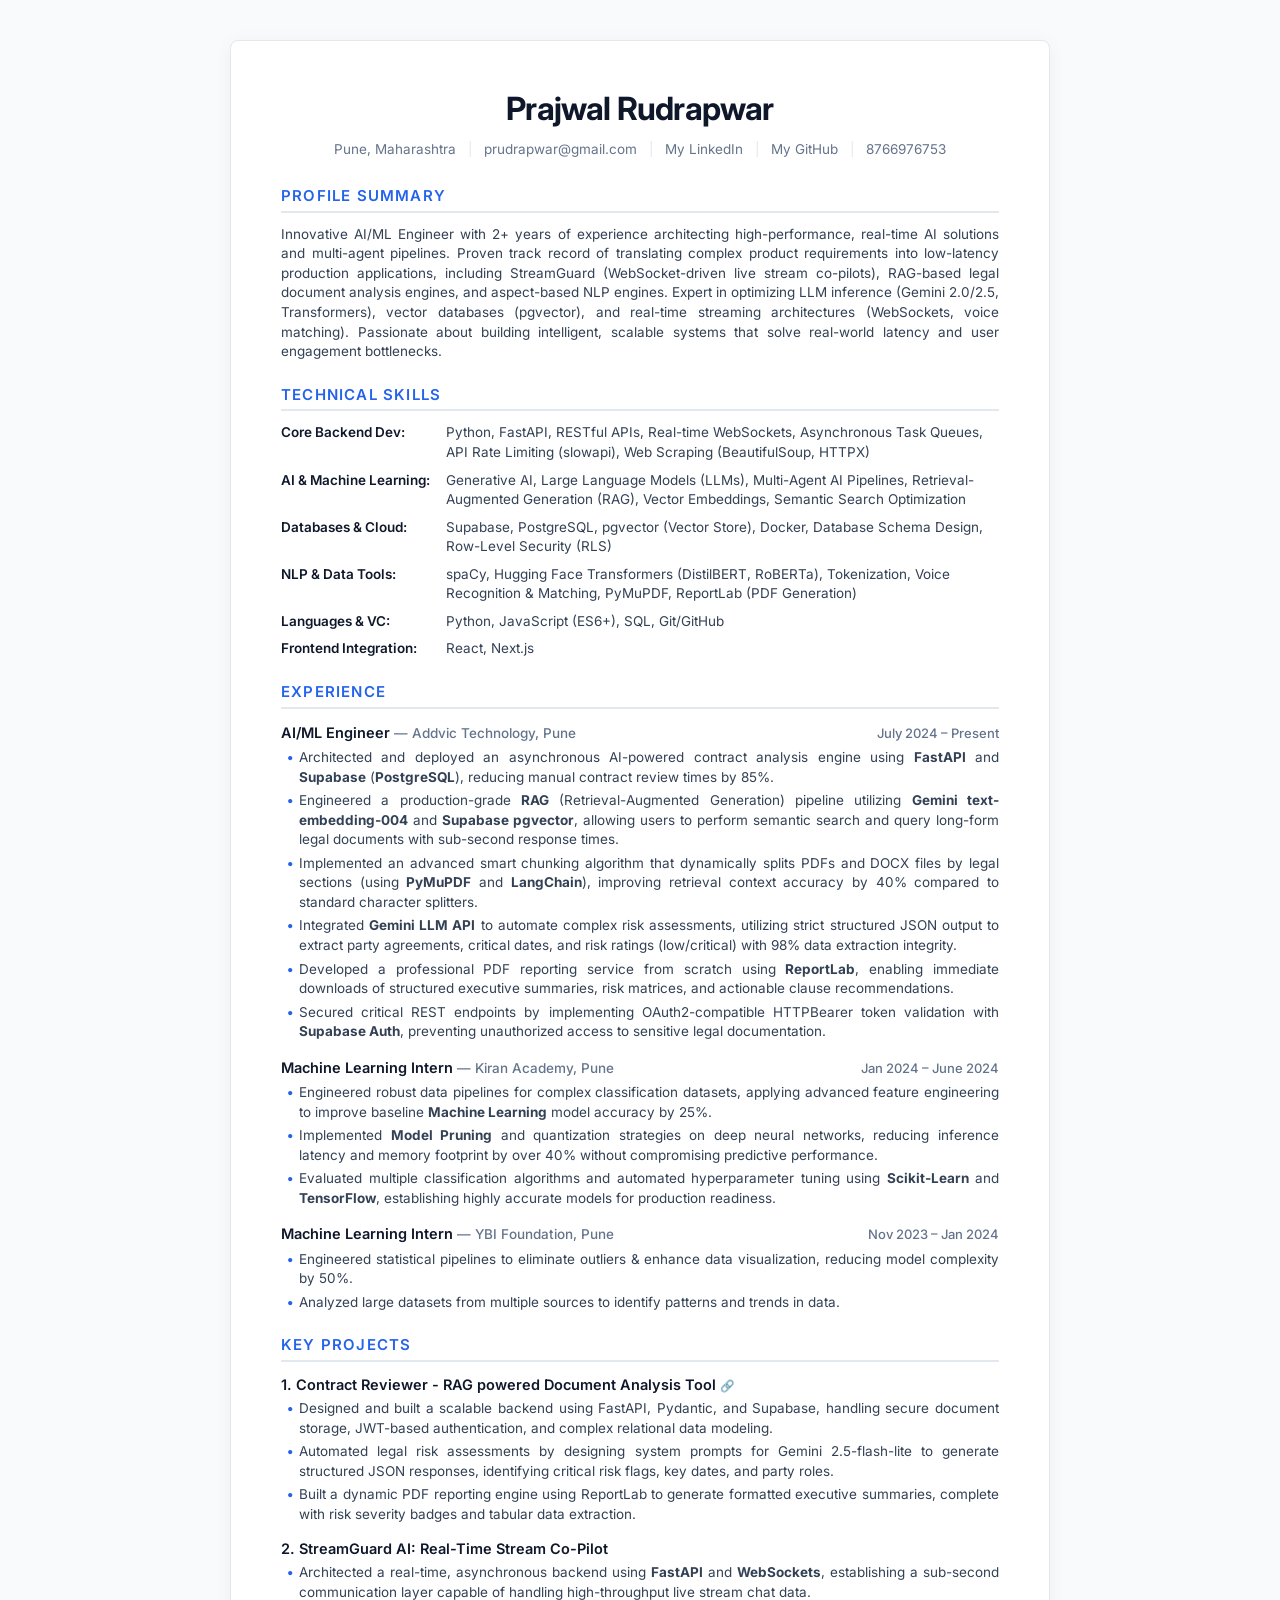
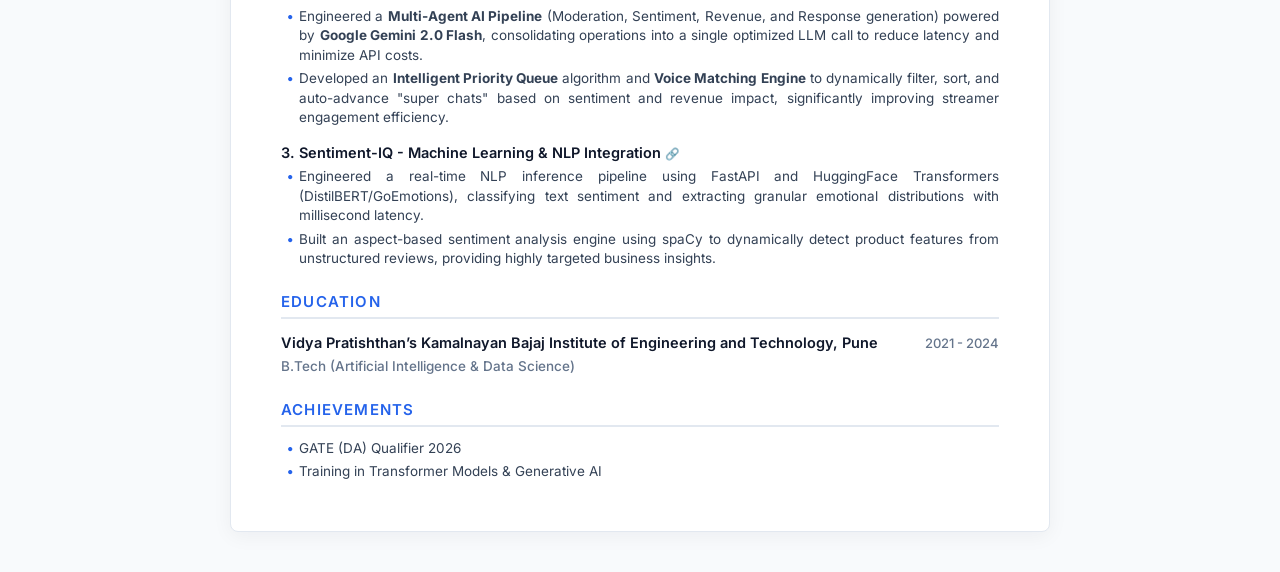
<file: resume3.html>
<!DOCTYPE html>
<html lang="en">
<head>
  <meta charset="UTF-8">
  <meta name="viewport" content="width=device-width, initial-scale=1.0">
  <title>Prajwal Rudrapwar - Resume</title>
  <!-- Modern Premium Typography -->
  <link rel="preconnect" href="https://fonts.googleapis.com">
  <link rel="preconnect" href="https://fonts.gstatic.com" crossorigin>
  <link href="https://fonts.googleapis.com/css2?family=Inter:wght@300;400;500;600;700&display=swap" rel="stylesheet">
  
  <style>
    :root {
      --primary: #0f172a; /* Slate 900 */
      --accent: #2563eb;  /* Blue 600 */
      --text: #334155;    /* Slate 700 */
      --text-light: #64748b; /* Slate 500 */
      --border: #e2e8f0;  /* Slate 200 */
    }

    * {
      box-sizing: border-box;
      margin: 0;
      padding: 0;
    }

    body {
      font-family: 'Inter', system-ui, -apple-system, sans-serif;
      color: var(--text);
      line-height: 1.45;
      background-color: #f8fafc;
      padding: 40px 20px;
    }

    .resume-container {
      max-width: 820px;
      margin: 0 auto;
      background: #ffffff;
      padding: 45px 50px;
      box-shadow: 0 4px 20px rgba(15, 23, 42, 0.05);
      border-radius: 8px;
      border: 1px solid var(--border);
    }

    /* Header Styles */
    header {
      text-align: center;
      margin-bottom: 25px;
    }

    h1 {
      font-size: 32px;
      font-weight: 700;
      color: var(--primary);
      letter-spacing: -0.025em;
      margin-bottom: 8px;
    }

    .contact-info {
      display: flex;
      justify-content: center;
      flex-wrap: wrap;
      gap: 12px;
      font-size: 13.5px;
      color: var(--text-light);
    }

    .contact-info a {
      color: var(--text-light);
      text-decoration: none;
      transition: color 0.2s ease;
    }

    .contact-info a:hover {
      color: var(--accent);
    }

    .separator {
      color: var(--border);
    }

    /* Section Styles */
    section {
      margin-bottom: 22px;
    }

    section:last-of-type {
      margin-bottom: 0;
    }

    h2 {
      font-size: 15px;
      font-weight: 600;
      color: var(--accent);
      text-transform: uppercase;
      letter-spacing: 0.08em;
      border-bottom: 2px solid var(--border);
      padding-bottom: 4px;
      margin-bottom: 12px;
    }

    /* Profile Summary */
    .summary-text {
      font-size: 13.5px;
      text-align: justify;
      color: var(--text);
    }

    /* Education & Experience Items */
    .item-header {
      display: flex;
      justify-content: space-between;
      align-items: baseline;
      margin-bottom: 4px;
    }

    .item-title {
      font-size: 14.5px;
      font-weight: 600;
      color: var(--primary);
    }

    .item-meta {
      font-size: 13.5px;
      font-weight: 500;
      color: var(--text-light);
    }

    .item-date {
      font-size: 13px;
      font-weight: 500;
      color: var(--text-light);
      white-space: nowrap;
    }

    .experience-block {
      margin-bottom: 14px;
    }

    .experience-block:last-child {
      margin-bottom: 0;
    }

    /* Lists */
    ul {
      list-style-type: none;
      padding-left: 0;
    }

    li {
      font-size: 13.5px;
      position: relative;
      padding-left: 18px;
      margin-bottom: 4px;
      text-align: justify;
    }

    li::before {
      content: "•";
      position: absolute;
      left: 6px;
      color: var(--accent);
      font-weight: bold;
    }

    li:last-child {
      margin-bottom: 0;
    }

    /* Technical Skills Grid */
    .skills-container {
      display: grid;
      grid-template-columns: auto 1fr;
      gap: 8px 16px;
      font-size: 13.5px;
    }

    .skill-category {
      font-weight: 600;
      color: var(--primary);
      white-space: nowrap;
    }

    .skill-list {
      color: var(--text);
    }

    /* Projects Section */
    .project-block {
      margin-bottom: 14px;
    }

    .project-block:last-child {
      margin-bottom: 0;
    }

    .project-title {
      font-size: 14.5px;
      font-weight: 600;
      color: var(--primary);
      margin-bottom: 4px;
    }

    /* Achievements */
    .achievements-list li {
      margin-bottom: 4px;
    }

    /* Print Styles Optimization */
    @media print {
      body {
        background-color: #ffffff;
        padding: 15mm; /* Apply margin here instead of @page to hide browser headers */
      }

      .resume-container {
        box-shadow: none;
        padding: 0;
        border: none;
        max-width: 100%;
      }

      h1 {
        font-size: 28px;
      }

      h2 {
        font-size: 13px;
        margin-bottom: 8px;
      }

      .summary-text, li, .skills-container, .contact-info {
        font-size: 12px;
      }

      .item-title, .project-title {
        font-size: 13px;
      }

      .item-meta, .item-date {
        font-size: 12px;
      }

      section {
        margin-bottom: 16px;
      }

      .experience-block, .project-block {
        margin-bottom: 10px;
        page-break-inside: avoid;
      }

      @page {
        size: letter;
        margin: 0; /* Setting margin to 0 hides the browser header and footer */
      }
    }
    
    /* Mobile Responsiveness */
    @media screen and (max-width: 768px) {
      body {
        padding: 10px;
      }
      .resume-container {
        padding: 25px 20px;
      }
      .skills-container {
        grid-template-columns: 1fr;
        gap: 5px;
      }
      .skill-category {
        text-align: left;
        margin-top: 10px;
      }
      .contact-info {
        flex-direction: column;
        gap: 5px;
        text-align: center;
      }
      .contact-info .separator {
        display: none;
      }
    }
  </style>
</head>
<body>

  <div class="resume-container">
    
    <header>
      <h1>Prajwal Rudrapwar</h1>
      <div class="contact-info">
        <span>Pune, Maharashtra</span>
        <span class="separator">|</span>
        <span><a href="mailto:prudrapwar@gmail.com">prudrapwar@gmail.com</a></span>
        <span class="separator">|</span>
        <span><a href="https://linkedin.com/in/prajwal-rudrapwar-7233b726a" target="_blank">My LinkedIn</a></span>
        <span class="separator">|</span>
        <span><a href="https://github.com/prajwalrudra" target="_blank">My GitHub</a></span>
        <span class="separator">|</span>
        <span>8766976753</span>
      </div>
    </header>

    <section id="summary">
      <h2>Profile Summary</h2>
      <p class="summary-text">
        Innovative AI/ML Engineer with 2+ years of experience architecting high-performance, real-time AI solutions and multi-agent pipelines. Proven track record of translating complex product requirements into low-latency production applications, including StreamGuard (WebSocket-driven live stream co-pilots), RAG-based legal document analysis engines, and aspect-based NLP engines. Expert in optimizing LLM inference (Gemini 2.0/2.5, Transformers), vector databases (pgvector), and real-time streaming architectures (WebSockets, voice matching). Passionate about building intelligent, scalable systems that solve real-world latency and user engagement bottlenecks.
      </p>
    </section>

    <section id="skills">
      <h2>Technical Skills</h2>
      <div class="skills-container">
        <span class="skill-category">Core Backend Dev:</span>
        <span class="skill-list">Python, FastAPI, RESTful APIs, Real-time WebSockets, Asynchronous Task Queues, API Rate Limiting (slowapi), Web Scraping (BeautifulSoup, HTTPX)</span>
        
        <span class="skill-category">AI & Machine Learning:</span>
        <span class="skill-list">Generative AI, Large Language Models (LLMs), Multi-Agent AI Pipelines, Retrieval-Augmented Generation (RAG), Vector Embeddings, Semantic Search Optimization</span>
        
        <span class="skill-category">Databases & Cloud:</span>
        <span class="skill-list">Supabase, PostgreSQL, pgvector (Vector Store), Docker, Database Schema Design, Row-Level Security (RLS)</span>
        
        <span class="skill-category">NLP & Data Tools:</span>
        <span class="skill-list">spaCy, Hugging Face Transformers (DistilBERT, RoBERTa), Tokenization, Voice Recognition & Matching, PyMuPDF, ReportLab (PDF Generation)</span>
        
        <span class="skill-category">Languages & VC:</span>
        <span class="skill-list">Python, JavaScript (ES6+), SQL, Git/GitHub</span>
        
        <span class="skill-category">Frontend Integration:</span>
        <span class="skill-list">React, Next.js</span>
      </div>
    </section>

    <section id="experience">
      <h2>Experience</h2>

      <div class="experience-block">
        <div class="item-header">
          <div>
            <span class="item-title">AI/ML Engineer</span>
            <span class="item-meta">— Addvic Technology, Pune</span>
          </div>
          <span class="item-date">July 2024 – Present</span>
        </div>
        <ul>
          <li>Architected and deployed an asynchronous AI-powered contract analysis engine using <strong>FastAPI</strong> and <strong>Supabase</strong> (<strong>PostgreSQL</strong>), reducing manual contract review times by 85%.</li>
          <li>Engineered a production-grade <strong>RAG</strong> (Retrieval-Augmented Generation) pipeline utilizing <strong>Gemini text-embedding-004</strong> and <strong>Supabase pgvector</strong>, allowing users to perform semantic search and query long-form legal documents with sub-second response times.</li>
          <li>Implemented an advanced smart chunking algorithm that dynamically splits PDFs and DOCX files by legal sections (using <strong>PyMuPDF</strong> and <strong>LangChain</strong>), improving retrieval context accuracy by 40% compared to standard character splitters.</li>
          <li>Integrated <strong>Gemini LLM API</strong> to automate complex risk assessments, utilizing strict structured JSON output to extract party agreements, critical dates, and risk ratings (low/critical) with 98% data extraction integrity.</li>
          <li>Developed a professional PDF reporting service from scratch using <strong>ReportLab</strong>, enabling immediate downloads of structured executive summaries, risk matrices, and actionable clause recommendations.</li>
          <li>Secured critical REST endpoints by implementing OAuth2-compatible HTTPBearer token validation with <strong>Supabase Auth</strong>, preventing unauthorized access to sensitive legal documentation.</li>
        </ul>
      </div>

      <div class="experience-block">
        <div class="item-header">
          <div>
            <span class="item-title">Machine Learning Intern</span>
            <span class="item-meta">— Kiran Academy, Pune</span>
          </div>
          <span class="item-date">Jan 2024 – June 2024</span>
        </div>
        <ul>
          <li>Engineered robust data pipelines for complex classification datasets, applying advanced feature engineering to improve baseline <strong>Machine Learning</strong> model accuracy by 25%.</li>
          <li>Implemented <strong>Model Pruning</strong> and quantization strategies on deep neural networks, reducing inference latency and memory footprint by over 40% without compromising predictive performance.</li>
          <li>Evaluated multiple classification algorithms and automated hyperparameter tuning using <strong>Scikit-Learn</strong> and <strong>TensorFlow</strong>, establishing highly accurate models for production readiness.</li>
        </ul>
      </div>

      <div class="experience-block">
        <div class="item-header">
          <div>
            <span class="item-title">Machine Learning Intern</span>
            <span class="item-meta">— YBI Foundation, Pune</span>
          </div>
          <span class="item-date">Nov 2023 – Jan 2024</span>
        </div>
        <ul>
          <li>Engineered statistical pipelines to eliminate outliers & enhance data visualization, reducing model complexity by 50%.</li>
          <li>Analyzed large datasets from multiple sources to identify patterns and trends in data.</li>
        </ul>
      </div>
    </section>

    <section id="projects">
      <h2>Key Projects</h2>

      <div class="project-block">
        <div class="project-title"><a href="https://github.com/prajwalrudra/ai-contract-reviewer-blueprint" target="_blank" style="color: inherit; text-decoration: none;">1. Contract Reviewer - RAG powered Document Analysis Tool <span style="font-size: 0.8em;">🔗</span></a></div>
        <ul>
          <li>Designed and built a scalable backend using FastAPI, Pydantic, and Supabase, handling secure document storage, JWT-based authentication, and complex relational data modeling.</li>
          <li>Automated legal risk assessments by designing system prompts for Gemini 2.5-flash-lite to generate structured JSON responses, identifying critical risk flags, key dates, and party roles.</li>
          <li>Built a dynamic PDF reporting engine using ReportLab to generate formatted executive summaries, complete with risk severity badges and tabular data extraction.</li>
        </ul>
      </div>

      <div class="project-block">
        <div class="project-title">2. StreamGuard AI: Real-Time Stream Co-Pilot</div>
        <ul>
          <li>Architected a real-time, asynchronous backend using <strong>FastAPI</strong> and <strong>WebSockets</strong>, establishing a sub-second communication layer capable of handling high-throughput live stream chat data.</li>
          <li>Engineered a <strong>Multi-Agent AI Pipeline</strong> (Moderation, Sentiment, Revenue, and Response generation) powered by <strong>Google Gemini 2.0 Flash</strong>, consolidating operations into a single optimized LLM call to reduce latency and minimize API costs.</li>
          <li>Developed an <strong>Intelligent Priority Queue</strong> algorithm and <strong>Voice Matching Engine</strong> to dynamically filter, sort, and auto-advance "super chats" based on sentiment and revenue impact, significantly improving streamer engagement efficiency.</li>
        </ul>
      </div>

      <div class="project-block">
        <div class="project-title"><a href="https://github.com/prajwalrudra/Sentiment-IQ" target="_blank" style="color: inherit; text-decoration: none;">3. Sentiment-IQ - Machine Learning & NLP Integration <span style="font-size: 0.8em;">🔗</span></a></div>
        <ul>
          <li>Engineered a real-time NLP inference pipeline using FastAPI and HuggingFace Transformers (DistilBERT/GoEmotions), classifying text sentiment and extracting granular emotional distributions with millisecond latency.</li>
          <li>Built an aspect-based sentiment analysis engine using spaCy to dynamically detect product features from unstructured reviews, providing highly targeted business insights.</li>
        </ul>
      </div>
    </section>

    <section id="education">
      <h2>Education</h2>
      <div class="item-header">
        <div>
          <span class="item-title">Vidya Pratishthan’s Kamalnayan Bajaj Institute of Engineering and Technology, Pune</span>
          <br>
          <span class="item-meta">B.Tech (Artificial Intelligence & Data Science)</span>
        </div>
        <span class="item-date">2021 - 2024</span>
      </div>
    </section>

    <section id="achievements">
      <h2>Achievements</h2>
      <ul class="achievements-list">
        <li>GATE (DA) Qualifier 2026</li>
        <li>Training in Transformer Models & Generative AI</li>
      </ul>
    </section>

  </div>

</body>
</html>
</file>
<file: style.css>
/* style.css */

/* =========================================
   CSS Variables & Theme
   ========================================= */
:root {
    --bg-main: #05050a;
    --bg-secondary: #0f0f16;
    --bg-panel: rgba(20, 20, 30, 0.7);
    --text-main: #e2e8f0;
    --text-muted: #94a3b8;
    --accent-primary: #8b5cf6; /* Deep Violet */
    --accent-secondary: #06b6d4; /* Neon Cyan */
    --accent-glow: rgba(139, 92, 246, 0.3);
    
    --border-color: rgba(255, 255, 255, 0.1);
    
    --font-main: 'Inter', sans-serif;
    --font-mono: 'JetBrains Mono', monospace;
    
    --ease-out: cubic-bezier(0.16, 1, 0.3, 1);
}

/* =========================================
   Reset & Base
   ========================================= */
* {
    margin: 0;
    padding: 0;
    box-sizing: border-box;
    cursor: none; /* Hide default cursor for custom one */
}

html {
    scroll-behavior: smooth;
}

body {
    background-color: var(--bg-main);
    color: var(--text-main);
    font-family: var(--font-main);
    line-height: 1.6;
    overflow-x: hidden;
}

.container {
    max-width: 1200px;
    margin: 0 auto;
    padding: 0 2rem;
}

a {
    color: inherit;
    text-decoration: none;
}

ul {
    list-style: none;
}

/* =========================================
   Typography & Utilities
   ========================================= */
.accent-gradient {
    background: linear-gradient(90deg, var(--accent-secondary), var(--accent-primary));
    -webkit-background-clip: text;
    -webkit-text-fill-color: transparent;
    display: inline-block;
}

.eyebrow {
    font-family: var(--font-mono);
    color: var(--text-muted);
    font-size: 0.85rem;
    text-transform: uppercase;
    letter-spacing: 0.1em;
    display: block;
    margin-bottom: 0.5rem;
}

/* =========================================
   Background Effects
   ========================================= */
.grid-bg {
    position: fixed;
    top: 0;
    left: 0;
    width: 100vw;
    height: 100vh;
    background-size: 40px 40px;
    background-image: 
        linear-gradient(to right, rgba(255, 255, 255, 0.03) 1px, transparent 1px),
        linear-gradient(to bottom, rgba(255, 255, 255, 0.03) 1px, transparent 1px);
    z-index: -2;
    mask-image: radial-gradient(circle at center, black 40%, transparent 80%);
    -webkit-mask-image: radial-gradient(circle at center, black 40%, transparent 80%);
}

.grain-overlay {
    position: fixed;
    top: 0;
    left: 0;
    width: 100vw;
    height: 100vh;
    background-image: url('data:image/svg+xml;utf8,%3Csvg viewBox="0 0 200 200" xmlns="http://www.w3.org/2000/svg"%3E%3Cfilter id="noiseFilter"%3E%3CfeTurbulence type="fractalNoise" baseFrequency="0.65" numOctaves="3" stitchTiles="stitch"/%3E%3C/filter%3E%3Crect width="100%25" height="100%25" filter="url(%23noiseFilter)" opacity="0.05"/%3E%3C/svg%3E');
    pointer-events: none;
    z-index: -1;
}

/* =========================================
   Custom Cursor
   ========================================= */
.cursor-dot, .cursor-ring {
    position: fixed;
    top: 0;
    left: 0;
    transform: translate(-50%, -50%);
    border-radius: 50%;
    z-index: 9999;
    pointer-events: none;
}

.cursor-dot {
    width: 6px;
    height: 6px;
    background-color: var(--accent-secondary);
}

.cursor-ring {
    width: 30px;
    height: 30px;
    border: 1px solid var(--accent-primary);
    transition: width 0.2s, height 0.2s, background-color 0.2s;
}

.cursor-ring.hover {
    width: 50px;
    height: 50px;
    background-color: rgba(139, 92, 246, 0.1);
    border-color: transparent;
    mix-blend-mode: screen;
}

/* =========================================
   Navigation
   ========================================= */
.navbar {
    position: fixed;
    top: 0;
    width: 100%;
    padding: 1.5rem 0;
    background: rgba(5, 5, 10, 0.8);
    backdrop-filter: blur(10px);
    z-index: 100;
    border-bottom: 1px solid var(--border-color);
}

.nav-container {
    max-width: 1200px;
    margin: 0 auto;
    padding: 0 2rem;
    display: flex;
    justify-content: space-between;
    align-items: center;
}

.logo {
    font-weight: 800;
    font-size: 1.2rem;
    letter-spacing: -0.5px;
}

.logo span {
    color: var(--accent-secondary);
}

.nav-links {
    display: flex;
    gap: 2rem;
}

.nav-links a {
    font-size: 0.9rem;
    font-weight: 600;
    color: var(--text-muted);
    transition: color 0.3s;
}

.nav-links a:hover {
    color: var(--text-main);
}

/* Buttons */
.btn {
    display: inline-flex;
    align-items: center;
    padding: 0.6rem 1.2rem;
    border-radius: 4px;
    font-family: var(--font-mono);
    font-size: 0.85rem;
    font-weight: 600;
    transition: all 0.3s;
}

.primary-btn {
    background-color: var(--accent-primary);
    color: white;
    box-shadow: 0 0 15px var(--accent-glow);
}

.primary-btn:hover {
    background-color: #7c3aed;
    box-shadow: 0 0 25px var(--accent-glow);
    transform: translateY(-2px);
}

.ghost-btn {
    background-color: transparent;
    border: 1px solid var(--border-color);
    color: var(--text-main);
}

.ghost-btn:hover {
    border-color: var(--accent-secondary);
    color: var(--accent-secondary);
}

/* =========================================
   Hero Section
   ========================================= */
.hero-section {
    min-height: 100vh;
    display: flex;
    align-items: center;
    justify-content: center;
    padding: 100px 2rem 0;
    position: relative;
    max-width: 1200px;
    margin: 0 auto;
    gap: 4rem;
}

.hero-content {
    flex: 1;
}

.hero-title {
    font-size: clamp(3rem, 5vw, 4.5rem);
    line-height: 1.1;
    margin-bottom: 1.5rem;
    font-weight: 800;
    letter-spacing: -1px;
}

.hero-title .line {
    display: block;
}

.type-wrap {
    font-family: var(--font-mono);
    font-size: clamp(1.5rem, 3vw, 2.5rem);
    height: 3rem;
}

.cursor {
    animation: blink 1s step-end infinite;
    color: var(--accent-secondary);
}

@keyframes blink { 50% { opacity: 0; } }

.hero-subtitle {
    font-size: 1.1rem;
    color: var(--text-muted);
    max-width: 500px;
    margin-bottom: 2rem;
}

.hero-subtitle strong {
    color: var(--text-main);
}

.hero-actions {
    display: flex;
    gap: 1rem;
    margin-bottom: 3rem;
}

.hero-socials {
    display: flex;
    gap: 1.5rem;
    align-items: center;
    font-family: var(--font-mono);
    font-size: 0.85rem;
}

.social-label {
    color: var(--text-muted);
}

/* Hero Schematic */
.hero-schematic {
    flex: 1;
    background: var(--bg-panel);
    border: 1px solid var(--border-color);
    border-radius: 12px;
    padding: 1.5rem;
    box-shadow: 0 10px 30px rgba(0,0,0,0.5);
}

.schematic-header {
    display: flex;
    align-items: center;
    gap: 8px;
    font-family: var(--font-mono);
    font-size: 0.75rem;
    color: var(--text-muted);
    margin-bottom: 1rem;
    padding-bottom: 1rem;
    border-bottom: 1px solid var(--border-color);
}

.dot {
    width: 10px;
    height: 10px;
    border-radius: 50%;
}
.dot.red { background: #ff5f56; }
.dot.yellow { background: #ffbd2e; }
.dot.green { background: #27c93f; }

.schematic-svg {
    width: 100%;
    height: auto;
}

.svg-node {
    fill: var(--bg-secondary);
    stroke: var(--accent-secondary);
    stroke-width: 2;
    filter: drop-shadow(0 0 5px var(--accent-secondary));
}

.svg-text {
    fill: var(--text-main);
    font-family: var(--font-mono);
    font-size: 12px;
}

.svg-line {
    stroke: var(--border-color);
    stroke-width: 2;
    fill: none;
    stroke-dasharray: 4;
}

.svg-packet {
    fill: var(--text-main);
}
.svg-packet.accent-packet {
    fill: var(--accent-secondary);
    filter: drop-shadow(0 0 5px var(--accent-secondary));
}

/* =========================================
   Sections Base
   ========================================= */
.section {
    padding: 6rem 0;
}

.section-header {
    margin-bottom: 4rem;
}

.section-title {
    font-size: 2.5rem;
    letter-spacing: -1px;
}

/* =========================================
   About Section
   ========================================= */
.about-grid {
    display: grid;
    grid-template-columns: 1fr 1fr;
    gap: 4rem;
    align-items: center;
}

.about-text p {
    margin-bottom: 1.5rem;
    font-size: 1.1rem;
    color: var(--text-muted);
}
.about-text strong {
    color: var(--text-main);
}

/* Terminal Box */
.terminal-box {
    background: var(--bg-secondary);
    border: 1px solid var(--border-color);
    border-radius: 8px;
    overflow: hidden;
    font-family: var(--font-mono);
    font-size: 0.9rem;
}

.terminal-header {
    background: rgba(255,255,255,0.05);
    padding: 10px 15px;
    display: flex;
    align-items: center;
    gap: 8px;
    border-bottom: 1px solid var(--border-color);
    color: var(--text-muted);
}

.terminal-content {
    padding: 1.5rem;
}

.term-row {
    display: flex;
    margin-bottom: 0.8rem;
}
.term-key {
    width: 100px;
    color: var(--accent-secondary);
}
.term-val {
    color: var(--text-main);
}
.term-val.success {
    color: #27c93f;
}

/* =========================================
   Experience Section
   ========================================= */
.timeline {
    position: relative;
    padding-left: 2rem;
}

.timeline-line {
    position: absolute;
    left: 0;
    top: 0;
    bottom: 0;
    width: 2px;
    background: linear-gradient(to bottom, var(--accent-primary), transparent);
}

.timeline-item {
    position: relative;
    margin-bottom: 3rem;
}

.timeline-node {
    position: absolute;
    left: -2.4rem;
    top: 0;
    width: 14px;
    height: 14px;
    background: var(--bg-main);
    border: 2px solid var(--accent-primary);
    border-radius: 50%;
    box-shadow: 0 0 10px var(--accent-glow);
}

.timeline-meta {
    font-family: var(--font-mono);
    font-size: 0.85rem;
    color: var(--text-muted);
    margin-bottom: 0.5rem;
}

.timeline-role {
    font-size: 1.3rem;
    margin-bottom: 0.2rem;
}

.timeline-company {
    color: var(--accent-secondary);
    font-weight: 600;
    margin-bottom: 1rem;
}

.timeline-desc {
    list-style: disc;
    padding-left: 1rem;
    color: var(--text-muted);
    margin-bottom: 1rem;
}

.timeline-desc li {
    margin-bottom: 0.5rem;
}

/* =========================================
   Projects Section (Flip Cards)
   ========================================= */
.projects-grid {
    display: grid;
    grid-template-columns: repeat(auto-fit, minmax(320px, 1fr));
    gap: 2rem;
}

.flip-card {
    background-color: transparent;
    height: 320px;
    perspective: 1000px;
}

.flip-inner {
    position: relative;
    width: 100%;
    height: 100%;
    text-align: left;
    transition: transform 0.8s var(--ease-out);
    transform-style: preserve-3d;
}

.flip-card:hover .flip-inner {
    transform: rotateY(180deg);
}

.flip-front, .flip-back {
    position: absolute;
    width: 100%;
    height: 100%;
    -webkit-backface-visibility: hidden;
    backface-visibility: hidden;
    border-radius: 12px;
    padding: 2rem;
    border: 1px solid var(--border-color);
}

.flip-front {
    background-color: var(--bg-panel);
    display: flex;
    flex-direction: column;
}

.flip-back {
    background-color: var(--bg-secondary);
    transform: rotateY(180deg);
    display: flex;
    flex-direction: column;
    justify-content: center;
    border-color: var(--accent-primary);
}

.project-id {
    font-family: var(--font-mono);
    font-size: 0.8rem;
    color: var(--text-muted);
    margin-bottom: 1rem;
}

.project-title {
    font-size: 1.4rem;
    margin-bottom: 0.5rem;
}

.project-summary {
    color: var(--text-muted);
    font-size: 0.95rem;
    margin-bottom: auto;
}

.flip-hint {
    font-family: var(--font-mono);
    font-size: 0.75rem;
    color: var(--accent-secondary);
    margin-top: 1rem;
    text-transform: uppercase;
}

.back-title {
    font-family: var(--font-mono);
    color: var(--accent-primary);
    margin-bottom: 1rem;
}

.back-list {
    color: var(--text-muted);
    font-size: 0.9rem;
    padding-left: 1rem;
}
.back-list li { margin-bottom: 0.5rem; }

/* Tags */
.tags {
    display: flex;
    flex-wrap: wrap;
    gap: 0.5rem;
}

.tag {
    background: rgba(255,255,255,0.05);
    padding: 0.2rem 0.6rem;
    border-radius: 4px;
    font-family: var(--font-mono);
    font-size: 0.75rem;
    color: var(--text-muted);
    border: 1px solid rgba(255,255,255,0.1);
}

/* =========================================
   Skills Section
   ========================================= */
.skills-grid {
    display: grid;
    grid-template-columns: repeat(auto-fit, minmax(250px, 1fr));
    gap: 2rem;
}

.skill-category {
    background: var(--bg-panel);
    padding: 2rem;
    border-radius: 12px;
    border: 1px solid var(--border-color);
}

.skill-category h4 {
    font-family: var(--font-mono);
    color: var(--accent-secondary);
    margin-bottom: 1rem;
    border-bottom: 1px solid var(--border-color);
    padding-bottom: 0.5rem;
}

.skill-list li {
    padding: 0.5rem 0;
    color: var(--text-muted);
    border-bottom: 1px solid rgba(255,255,255,0.05);
}
.skill-list li:last-child {
    border-bottom: none;
}

/* =========================================
   Contact Section
   ========================================= */
.contact-box {
    text-align: center;
    padding: 4rem 2rem;
    background: linear-gradient(to bottom, var(--bg-panel), transparent);
    border: 1px solid var(--border-color);
    border-radius: 16px;
}

.contact-title {
    font-size: clamp(2rem, 4vw, 3rem);
    margin: 1rem 0;
}

.contact-desc {
    color: var(--text-muted);
    max-width: 600px;
    margin: 0 auto 2rem;
}

.contact-actions {
    display: flex;
    justify-content: center;
    gap: 1rem;
}

/* =========================================
   Footer
   ========================================= */
footer {
    border-top: 1px solid var(--border-color);
    padding: 2rem 0;
    margin-top: 4rem;
}

.footer-content {
    display: flex;
    justify-content: space-between;
    align-items: center;
    font-family: var(--font-mono);
    font-size: 0.85rem;
    color: var(--text-muted);
}

/* =========================================
   Animations & Reveals
   ========================================= */
.reveal {
    opacity: 0;
    transform: translateY(30px);
    transition: opacity 0.8s var(--ease-out), transform 0.8s var(--ease-out);
}

.reveal.active {
    opacity: 1;
    transform: translateY(0);
}

.delay-1 { transition-delay: 0.1s; }
.delay-2 { transition-delay: 0.2s; }
.delay-3 { transition-delay: 0.3s; }

/* =========================================
   Media Queries
   ========================================= */
@media (max-width: 768px) {
    .navbar {
        position: absolute; /* Fixes the stuck header issue */
        padding: 1rem 0;
    }
    .nav-links { 
        display: flex;
        flex-wrap: nowrap;
        overflow-x: auto;
        justify-content: flex-start;
        gap: 1.5rem;
        font-size: 0.85rem;
        width: 100%;
        padding-bottom: 5px;
        -webkit-overflow-scrolling: touch;
    }
    .nav-links::-webkit-scrollbar {
        display: none;
    }
    .nav-container {
        flex-direction: column;
        gap: 0.5rem;
        align-items: center;
    }
    .hero-section {
        flex-direction: column;
        padding-top: 160px;
        text-align: center;
    }
    .hero-actions, .hero-socials { justify-content: center; }
    .about-grid { grid-template-columns: 1fr; }
    .contact-actions { flex-direction: column; }
    /* Disable custom cursor on mobile */
    * { cursor: auto; }
    .cursor-dot, .cursor-ring { display: none; }
}
</file>
